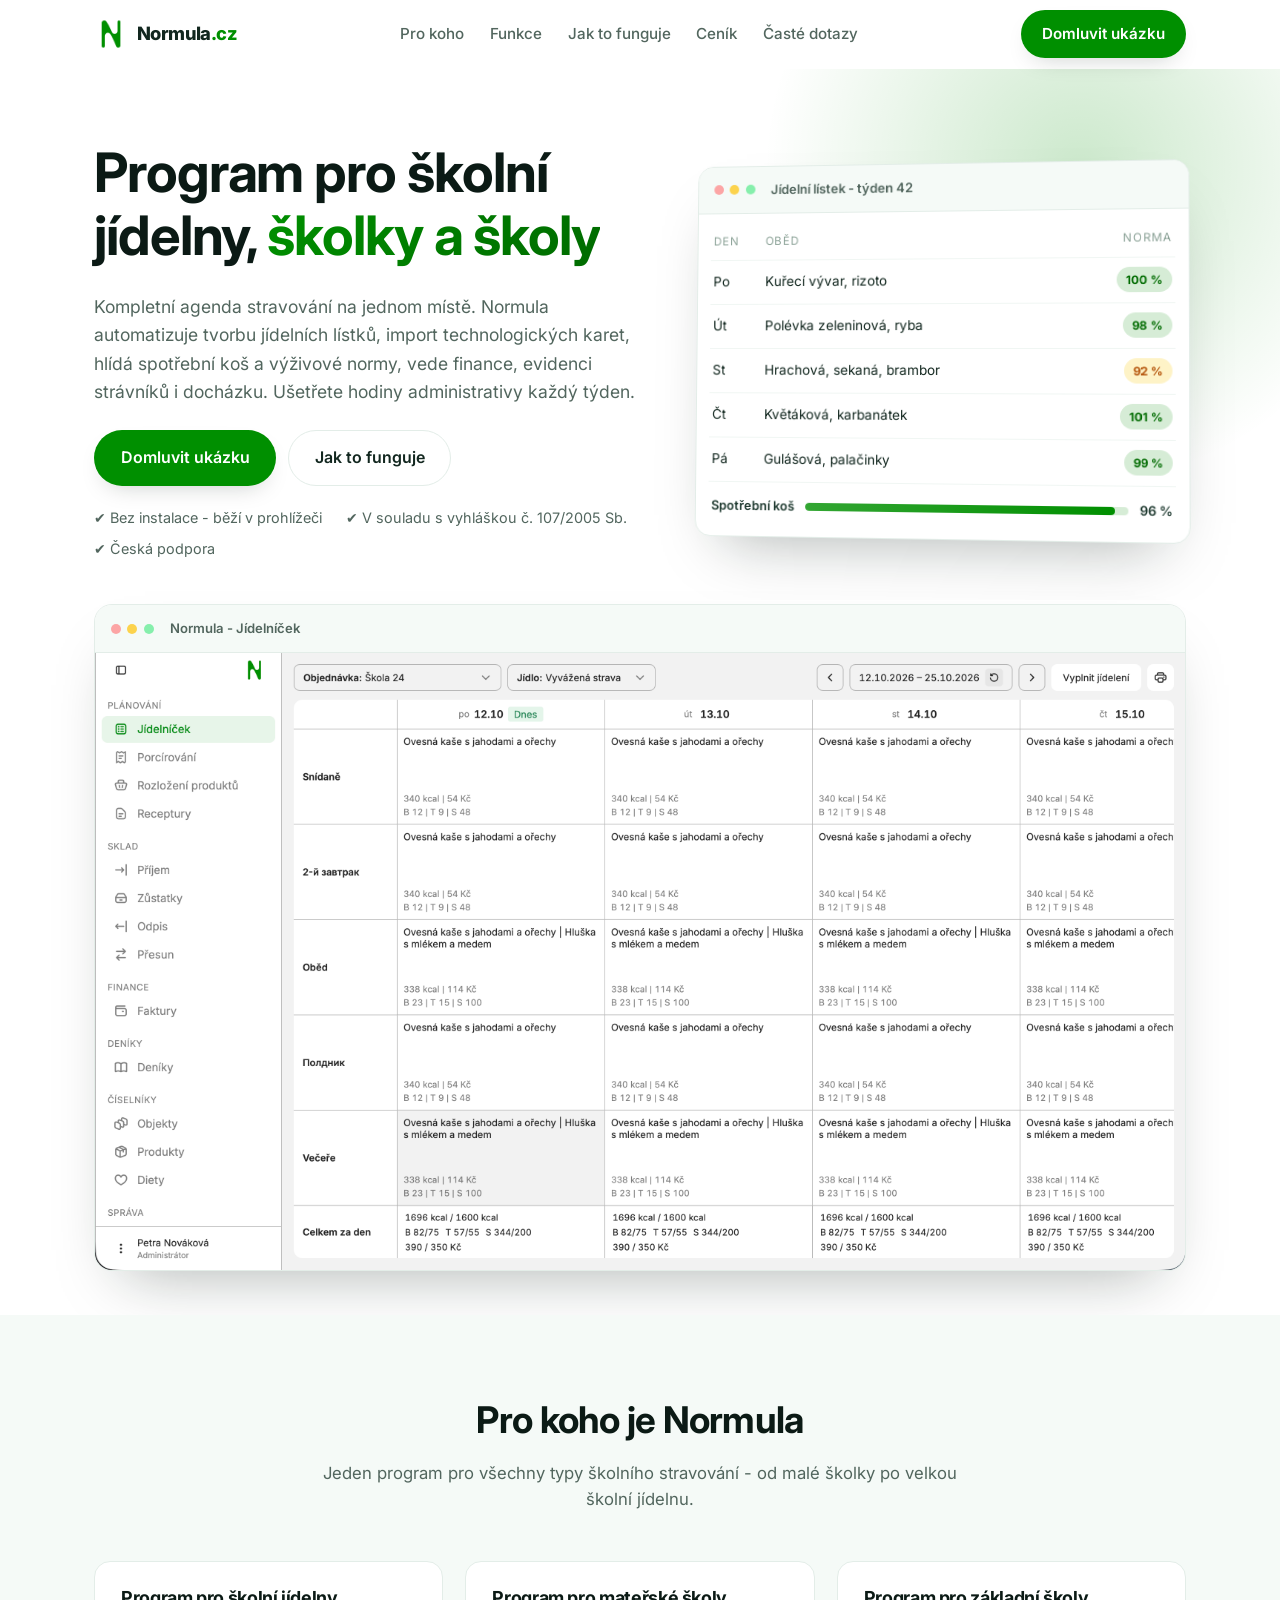
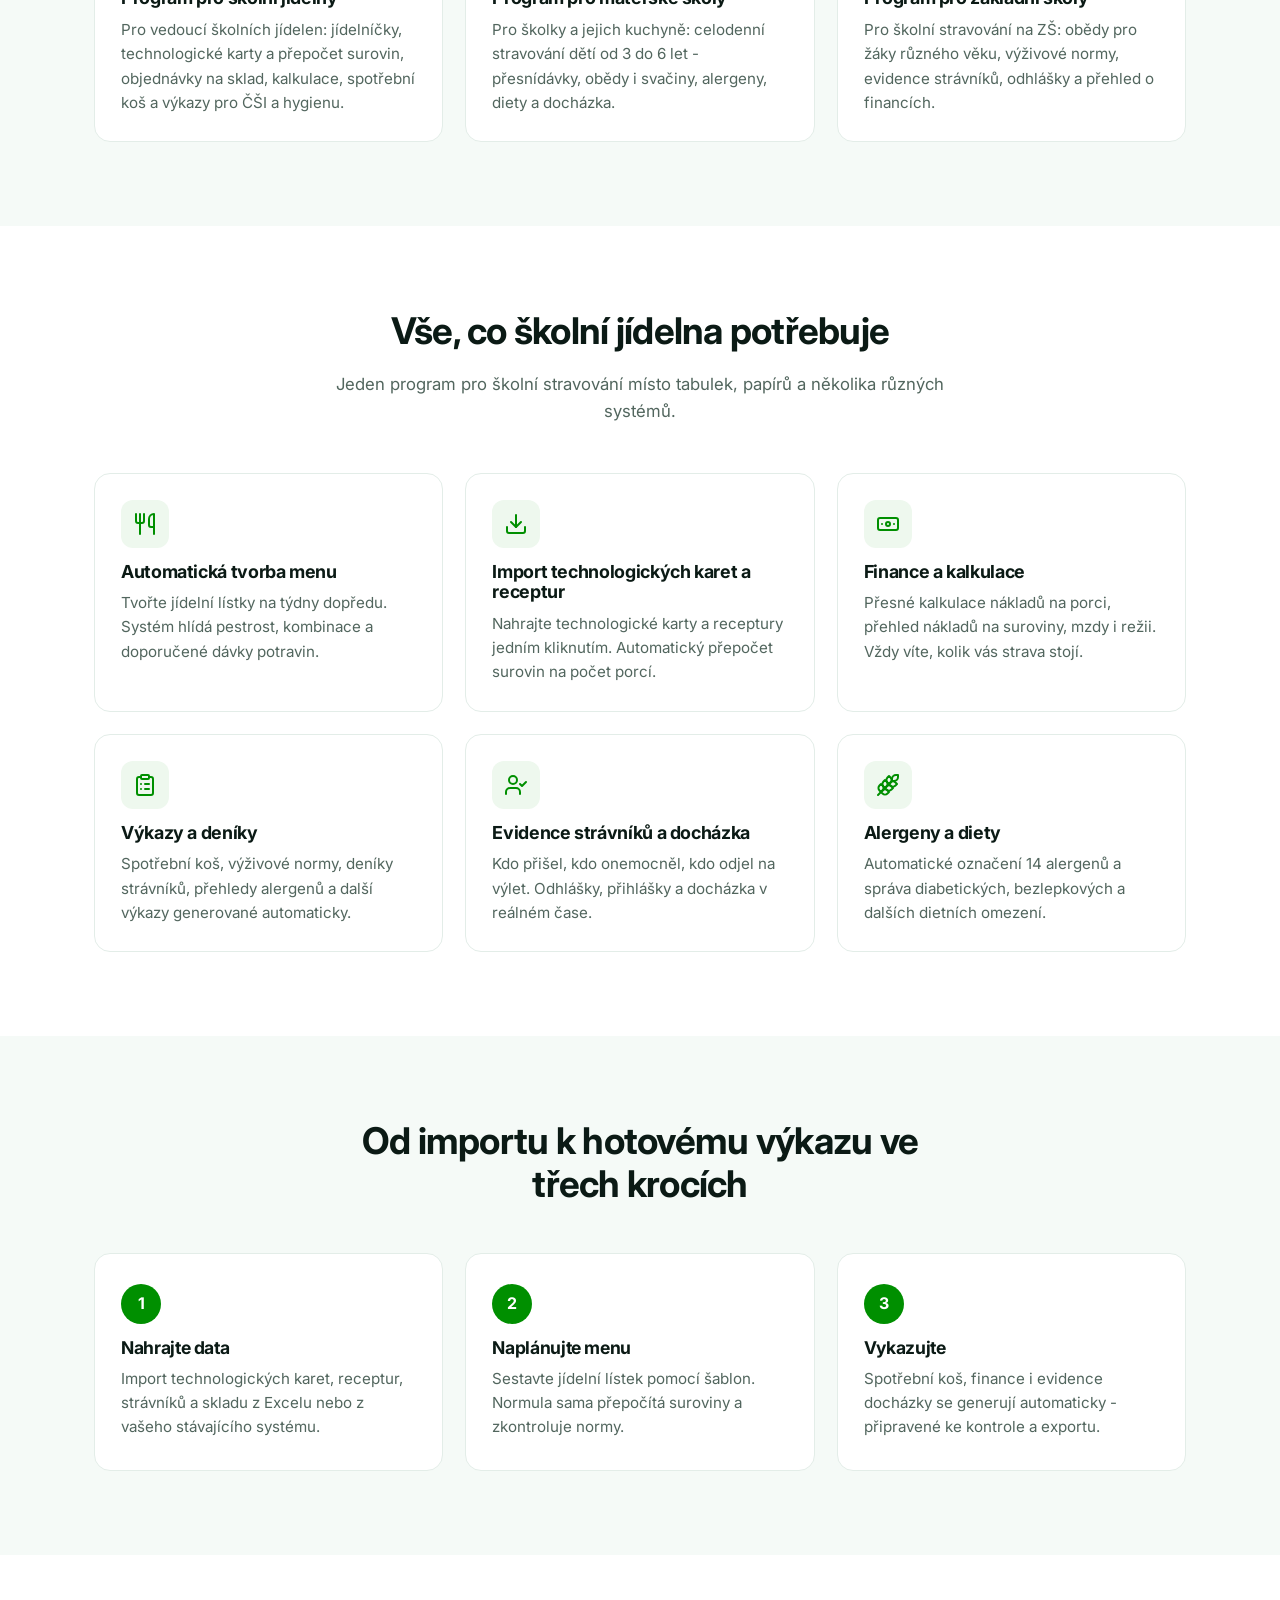
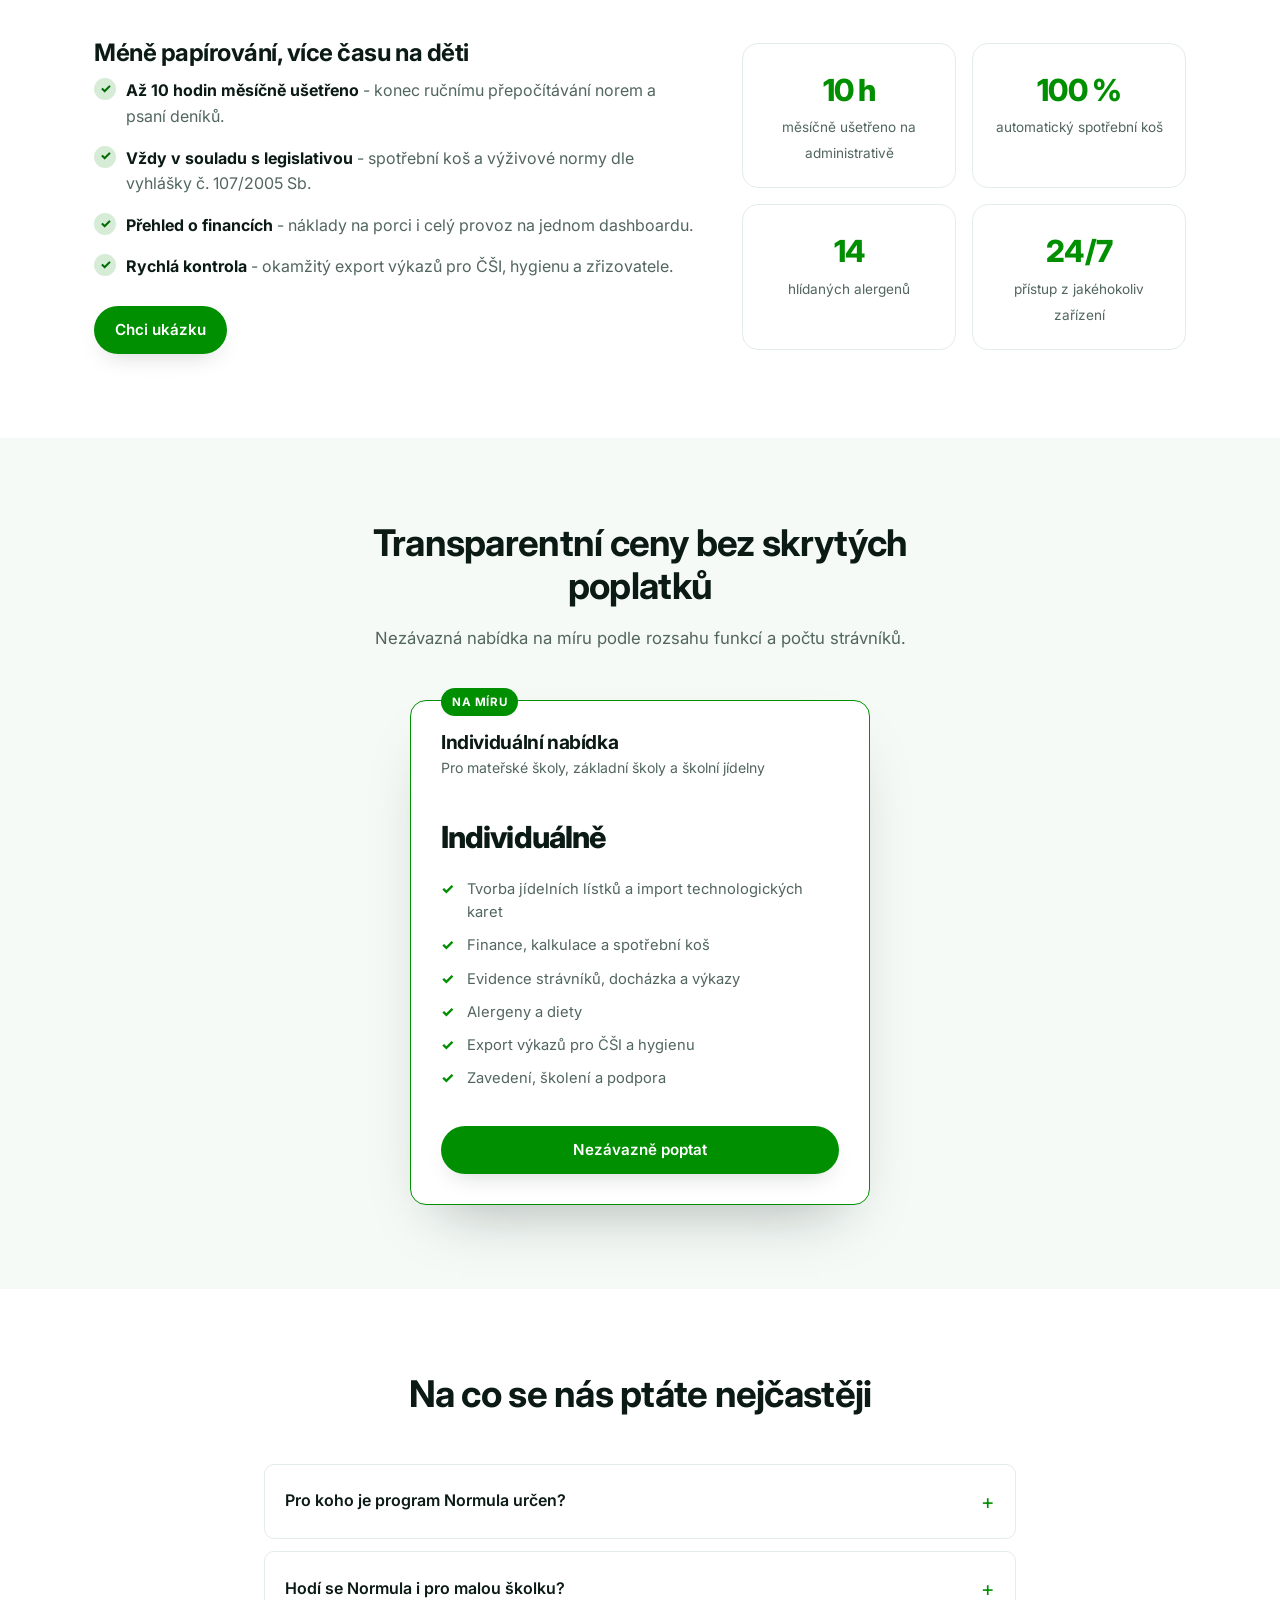
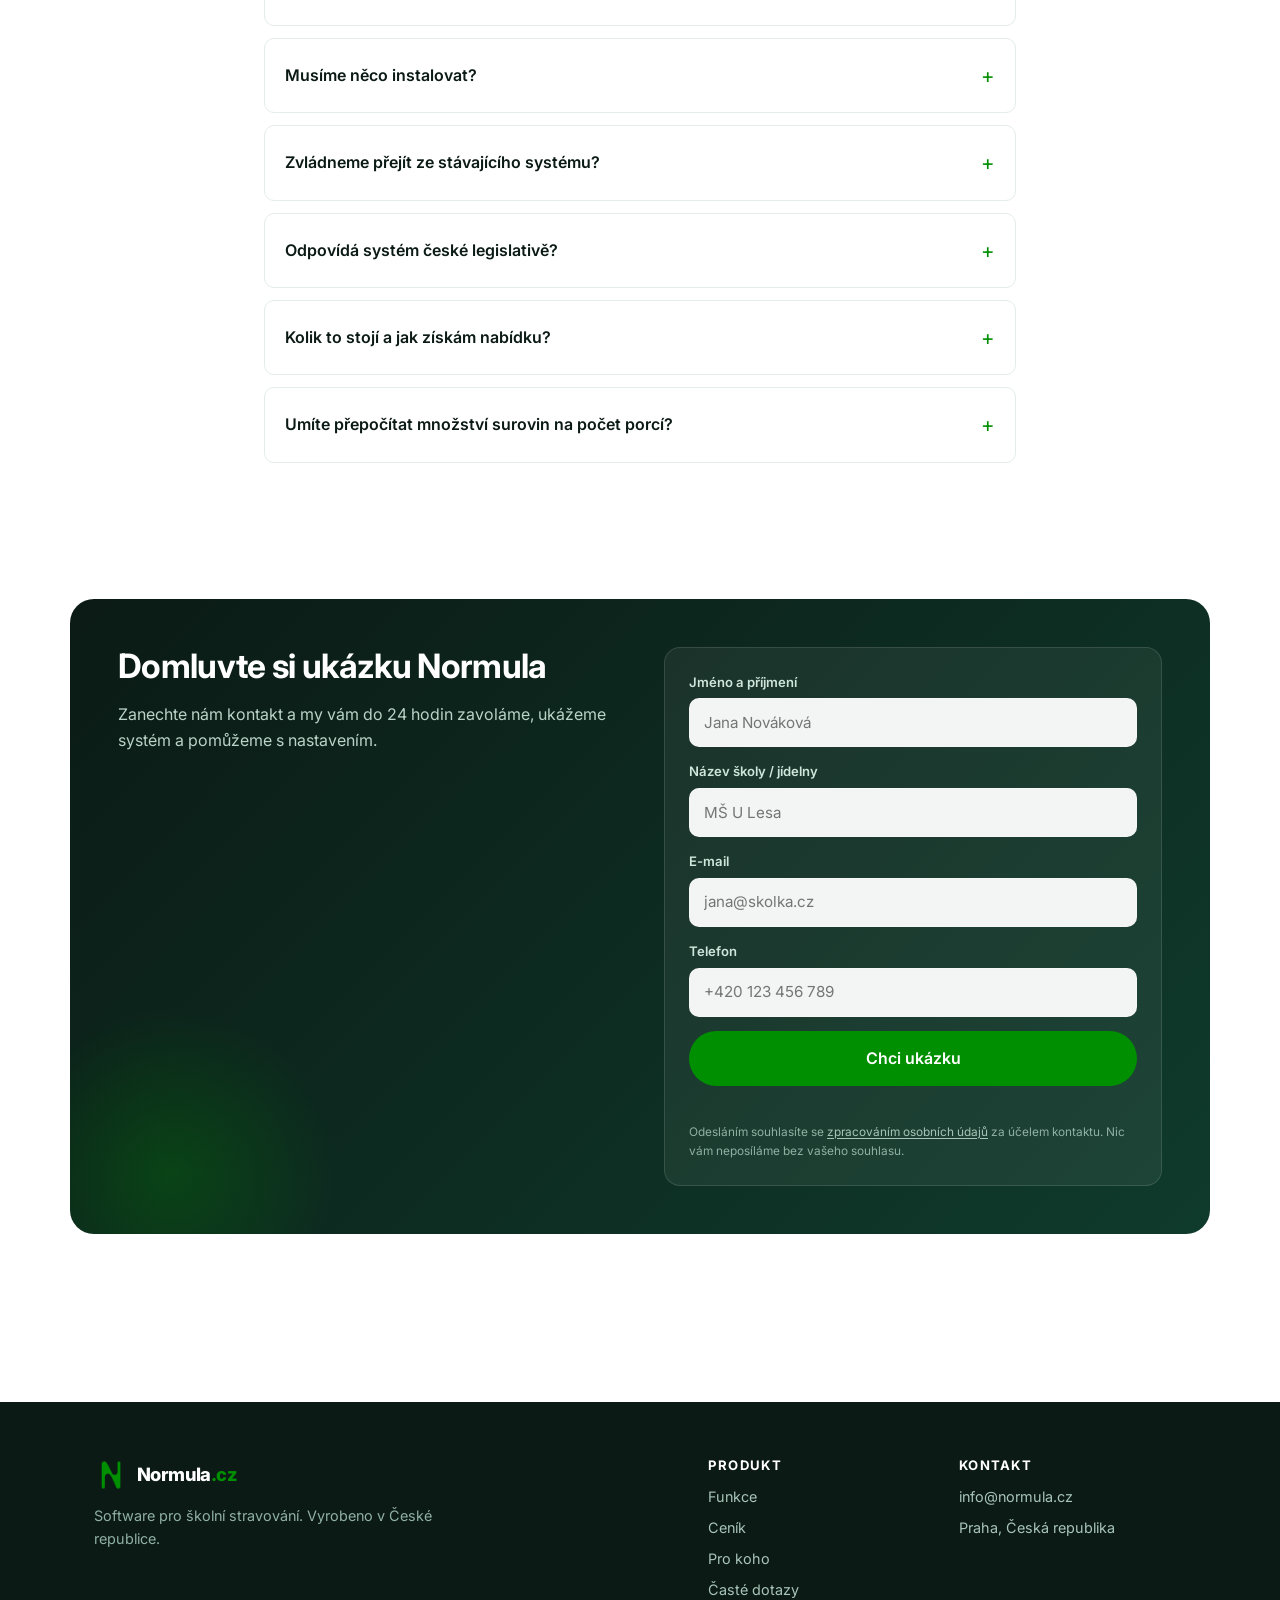
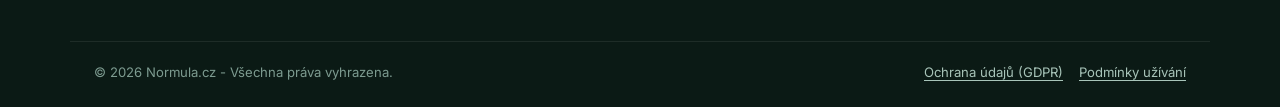
<file: index.html>
<!DOCTYPE html>
<html lang="cs">
<head>
  <meta charset="UTF-8" />
  <meta name="viewport" content="width=device-width, initial-scale=1.0" />
  <title>Program pro školní jídelny, školky a školy | Normula</title>
  <meta name="description" content="Program pro školní jídelny, mateřské a základní školy: jídelní lístky, technologické karty, spotřební koš, finance a evidence strávníků. Online, bez instalace." />
  <link rel="canonical" href="https://www.normula.cz/" />
  <meta name="robots" content="index, follow, max-image-preview:large" />
  <meta name="theme-color" content="#008f00" />
  <meta property="og:type" content="website" />
  <meta property="og:site_name" content="Normula.cz" />
  <meta property="og:locale" content="cs_CZ" />
  <meta property="og:url" content="https://www.normula.cz/" />
  <meta property="og:title" content="Program pro školní jídelny, školky a školy | Normula" />
  <meta property="og:description" content="Program pro školní jídelny, mateřské a základní školy: jídelní lístky, technologické karty, spotřební koš, finance a evidence strávníků. Online, bez instalace." />
  <meta property="og:image" content="https://www.normula.cz/Image.png" />
  <meta property="og:image:width" content="2940" />
  <meta property="og:image:height" content="1664" />
  <meta property="og:image:alt" content="Náhled aplikace Normula - plán jídel na týden" />
  <meta name="twitter:card" content="summary_large_image" />
  <meta name="twitter:title" content="Program pro školní jídelny, školky a školy | Normula" />
  <meta name="twitter:description" content="Program pro školní jídelny, mateřské a základní školy: jídelní lístky, technologické karty, spotřební koš, finance a evidence strávníků. Online, bez instalace." />
  <meta name="twitter:image" content="https://www.normula.cz/Image.png" />
  <script type="application/ld+json">
{
  "@context": "https://schema.org",
  "@graph": [
    {
      "@type": "Organization",
      "@id": "https://www.normula.cz/#organization",
      "name": "Normula.cz",
      "url": "https://www.normula.cz/",
      "logo": "https://www.normula.cz/web-app-manifest-512x512.png",
      "email": "info@normula.cz",
      "address": {
        "@type": "PostalAddress",
        "addressLocality": "Praha",
        "addressCountry": "CZ"
      }
    },
    {
      "@type": "WebSite",
      "@id": "https://www.normula.cz/#website",
      "name": "Normula.cz",
      "url": "https://www.normula.cz/",
      "inLanguage": "cs",
      "publisher": {
        "@id": "https://www.normula.cz/#organization"
      }
    },
    {
      "@type": "SoftwareApplication",
      "name": "Normula",
      "url": "https://www.normula.cz/",
      "applicationCategory": "BusinessApplication",
      "operatingSystem": "Web",
      "description": "Program pro školní jídelny, mateřské a základní školy: jídelní lístky, technologické karty, spotřební koš, finance a evidence strávníků. Online, bez instalace.",
      "inLanguage": "cs",
      "image": "https://www.normula.cz/Image.png",
      "featureList": [
        "Tvorba jídelních lístků",
        "Import technologických karet",
        "Spotřební koš a výživové normy dle vyhlášky č. 107/2005 Sb.",
        "Finance a kalkulace",
        "Evidence strávníků a docházka",
        "Alergeny a diety",
        "Export výkazů pro ČŠI a hygienu"
      ],
      "audience": {
        "@type": "Audience",
        "audienceType": "Školní jídelny, mateřské školy (školky) a základní školy"
      },
      "publisher": {
        "@id": "https://www.normula.cz/#organization"
      }
    },
    {
      "@type": "FAQPage",
      "mainEntity": [
        {
          "@type": "Question",
          "name": "Pro koho je program Normula určen?",
          "acceptedAnswer": {
            "@type": "Answer",
            "text": "Normula je program pro školní jídelny, mateřské školy (školky) a základní školy. Používají ho vedoucí školních jídelen, ředitelé a ředitelky škol i kuchaři, kteří chtějí mít celou agendu stravování na jednom místě."
          }
        },
        {
          "@type": "Question",
          "name": "Hodí se Normula i pro malou školku?",
          "acceptedAnswer": {
            "@type": "Answer",
            "text": "Ano. Normula běží v prohlížeči, nic se neinstaluje a cena se odvíjí od počtu strávníků. S nastavením a zaškolením vám pomůžeme."
          }
        },
        {
          "@type": "Question",
          "name": "Musíme něco instalovat?",
          "acceptedAnswer": {
            "@type": "Answer",
            "text": "Ne. Normula běží v prohlížeči na počítači, tabletu i telefonu. Stačí se přihlásit a máte přístup odkudkoliv."
          }
        },
        {
          "@type": "Question",
          "name": "Zvládneme přejít ze stávajícího systému?",
          "acceptedAnswer": {
            "@type": "Answer",
            "text": "Ano. Pomůžeme vám s importem technologických karet, receptur, strávníků i historie. Máme připravené šablony a naši podporu."
          }
        },
        {
          "@type": "Question",
          "name": "Odpovídá systém české legislativě?",
          "acceptedAnswer": {
            "@type": "Answer",
            "text": "Normula počítá spotřební koš a výživové normy podle vyhlášky č. 107/2005 Sb. a hlídá 14 povinně označovaných alergenů."
          }
        },
        {
          "@type": "Question",
          "name": "Kolik to stojí a jak získám nabídku?",
          "acceptedAnswer": {
            "@type": "Answer",
            "text": "Cena závisí na rozsahu funkcí a počtu strávníků. Nezávazně vám připravíme individuální nabídku na míru."
          }
        },
        {
          "@type": "Question",
          "name": "Umíte přepočítat množství surovin na počet porcí?",
          "acceptedAnswer": {
            "@type": "Answer",
            "text": "Ano. Z technologických karet Normula automaticky přepočítá suroviny na aktuální počet strávníků a vygeneruje objednávku na sklad."
          }
        }
      ]
    }
  ]
}
  </script>
  <link rel="preconnect" href="https://fonts.googleapis.com" />
  <link rel="preconnect" href="https://fonts.gstatic.com" crossorigin />
  <link href="https://fonts.googleapis.com/css2?family=Inter:wght@400;500;600;700;800&display=swap" rel="stylesheet" />
  <link rel="icon" href="favicon.ico?v=2" sizes="any" />
  <link rel="icon" type="image/svg+xml" href="favicon.svg?v=2" />
  <link rel="icon" type="image/png" href="favicon-96x96.png?v=2" sizes="96x96" />
  <link rel="apple-touch-icon" href="apple-touch-icon.png?v=2" />
  <link rel="manifest" href="site.webmanifest" />
  <meta name="apple-mobile-web-app-title" content="Normula" />
  <style>
:root {
  --green-50: #eef8ee;
  --green-100: #d6ecd6;
  --green-400: #33a633;
  --green-500: #008f00;
  --green-600: #008f00;
  --green-700: #006b00;
  --ink-900: #0b1a15;
  --ink-800: #12271f;
  --ink-700: #1f3a30;
  --slate-600: #52665e;
  --slate-400: #8aa196;
  --paper: #ffffff;
  --paper-alt: #f5faf7;
  --border: #e3ede8;
  --shadow-sm: 0 1px 2px rgba(11, 26, 21, .06), 0 1px 3px rgba(11, 26, 21, .05);
  --shadow-md: 0 10px 24px -12px rgba(11, 26, 21, .25);
  --shadow-lg: 0 30px 60px -30px rgba(11, 26, 21, .35);
  --radius: 16px;
  --radius-sm: 10px;
  --maxw: 1140px;
}

* { box-sizing: border-box; }

html { scroll-behavior: smooth; }

body {
  margin: 0;
  font-family: "Inter", -apple-system, BlinkMacSystemFont, "Segoe UI", Roboto, Helvetica, Arial, sans-serif;
  color: var(--ink-800);
  background: var(--paper);
  line-height: 1.6;
  -webkit-font-smoothing: antialiased;
}

h1, h2, h3, h4 { line-height: 1.15; margin: 0 0 .5em; letter-spacing: -0.02em; color: var(--ink-900); }
p { margin: 0 0 1em; }
a { color: inherit; text-decoration: none; }

.container {
  width: 100%;
  max-width: var(--maxw);
  margin: 0 auto;
  padding: 0 24px;
}
.container--narrow { max-width: 800px; }

.grad {
  background: linear-gradient(120deg, var(--green-500), var(--green-700));
  -webkit-background-clip: text;
  background-clip: text;
  color: transparent;
}

/* Buttons */
.btn {
  display: inline-flex;
  align-items: center;
  justify-content: center;
  gap: .5rem;
  border: 1px solid transparent;
  border-radius: 999px;
  padding: .7rem 1.25rem;
  font: inherit;
  font-weight: 600;
  font-size: .95rem;
  cursor: pointer;
  transition: transform .15s ease, background .2s ease, box-shadow .2s ease, border-color .2s ease;
  white-space: nowrap;
}
.btn:active { transform: translateY(1px); }
.btn--primary {
  background: var(--green-600);
  color: #fff;
  box-shadow: var(--shadow-md);
}
.btn--primary:hover { background: var(--green-700); }
.btn--outline {
  background: transparent;
  border-color: var(--border);
  color: var(--ink-800);
}
.btn--outline:hover { border-color: var(--green-500); color: var(--green-700); }
.btn--ghost { color: var(--ink-700); }
.btn--ghost:hover { color: var(--green-700); }
.btn--lg { padding: .9rem 1.6rem; font-size: 1rem; }
.btn--block { width: 100%; }

/* Nav */
.nav {
  position: sticky;
  top: 0;
  z-index: 50;
  background: rgba(255, 255, 255, .82);
  backdrop-filter: saturate(180%) blur(12px);
  border-bottom: 1px solid transparent;
  transition: border-color .2s ease, box-shadow .2s ease;
}
.nav.is-stuck { border-color: var(--border); box-shadow: var(--shadow-sm); }
.nav__inner {
  display: flex;
  align-items: center;
  justify-content: space-between;
  gap: 1rem;
  height: 68px;
}
.logo { display: inline-flex; align-items: center; gap: .55rem; font-weight: 800; font-size: 1.15rem; letter-spacing: -0.03em; }
.logo__img { display: block; width: 34px; height: 34px; object-fit: contain; }
.logo__text span { color: var(--green-600); }

.nav__links { display: flex; gap: 1.6rem; font-weight: 500; font-size: .95rem; }
.nav__links a { color: var(--slate-600); transition: color .15s ease; }
.nav__links a:hover { color: var(--green-700); }
.nav__actions { display: flex; align-items: center; gap: .5rem; }
.nav__toggle {
  display: none;
  flex-direction: column;
  gap: 4px;
  width: 40px; height: 40px;
  align-items: center;
  justify-content: center;
  background: transparent;
  border: 1px solid var(--border);
  border-radius: 10px;
  cursor: pointer;
}
.nav__toggle span { width: 18px; height: 2px; background: var(--ink-800); border-radius: 2px; }

/* Hero */
.hero { position: relative; overflow: hidden; padding: 72px 0 40px; }
.hero__glow {
  position: absolute;
  top: -260px; right: -160px;
  width: 720px; height: 720px;
  background: radial-gradient(circle at center, rgba(0,143,0,.20), transparent 62%);
  pointer-events: none;
}
.hero__inner {
  position: relative;
  display: grid;
  grid-template-columns: 1.05fr .95fr;
  gap: 48px;
  align-items: center;
}
.hero h1 { font-size: clamp(2.1rem, 4.6vw, 3.4rem); }
.lead { font-size: 1.1rem; color: var(--slate-600); max-width: 34em; }
.hero__cta { display: flex; flex-wrap: wrap; gap: .75rem; margin: 1.5rem 0 1.25rem; }
.hero__trust {
  list-style: none;
  padding: 0; margin: 0;
  display: flex; flex-wrap: wrap; gap: .5rem 1.5rem;
  font-size: .9rem; color: var(--slate-600);
}

/* Mock dashboard */
.hero__panel { perspective: 1200px; }
.mock {
  background: #fff;
  border: 1px solid var(--border);
  border-radius: var(--radius);
  box-shadow: var(--shadow-lg);
  overflow: hidden;
  transform: rotateY(-6deg) rotateX(2deg);
  transition: transform .4s ease;
}
.mock:hover { transform: rotateY(0) rotateX(0); }
.mock__bar {
  display: flex; align-items: center; gap: .4rem;
  padding: .8rem 1rem;
  background: var(--paper-alt);
  border-bottom: 1px solid var(--border);
}
.dot { width: 10px; height: 10px; border-radius: 50%; background: #d7e3dd; }
.dot:nth-child(1) { background: #fca5a5; }
.dot:nth-child(2) { background: #fcd34d; }
.dot:nth-child(3) { background: #86efac; }
.mock__title { margin-left: .6rem; font-size: .82rem; font-weight: 600; color: var(--slate-600); }
.mock__body { padding: .6rem .8rem 1rem; }
.mock__row {
  display: grid;
  grid-template-columns: 44px 1fr auto;
  align-items: center;
  gap: .6rem;
  padding: .6rem .2rem;
  border-bottom: 1px solid #f0f6f3;
  font-size: .85rem;
}
.mock__row--head { color: var(--slate-400); font-size: .72rem; text-transform: uppercase; letter-spacing: .08em; }
.badge {
  font-size: .72rem; font-weight: 700; padding: .2rem .55rem; border-radius: 999px;
}
.badge--ok { background: var(--green-100); color: var(--green-700); }
.badge--warn { background: #fef3c7; color: #b45309; }
.mock__foot {
  display: flex; align-items: center; gap: .7rem;
  padding: .9rem .2rem .2rem;
  font-size: .8rem; font-weight: 600; color: var(--ink-700);
}
.progress { flex: 1; height: 8px; background: var(--green-100); border-radius: 999px; overflow: hidden; }
.progress i { display: block; height: 100%; background: linear-gradient(90deg, var(--green-400), var(--green-600)); border-radius: 999px; }

/* App screenshot showcase */
.showcase { padding: 4px 0 44px; }
.showcase__frame {
  margin: 0;
  background: var(--paper);
  border: 1px solid var(--border);
  border-radius: 18px;
  box-shadow: var(--shadow-lg);
  overflow: hidden;
}
.showcase__scroll { overflow-x: auto; }
.showcase__scroll::-webkit-scrollbar { height: 10px; }
.showcase__scroll::-webkit-scrollbar-track { background: var(--paper); }
.showcase__scroll::-webkit-scrollbar-thumb { background: #cfdcd6; border: 3px solid var(--paper); border-radius: 999px; }

.showcase__img {
  display: block; width: 100%; min-width: 900px; height: auto;
}

/* Sections */
.section { padding: 84px 0; }
.section--alt { background: var(--paper-alt); }
.section__head { max-width: 640px; margin: 0 auto 48px; text-align: center; }
.section__head h2 { font-size: clamp(1.6rem, 3vw, 2.3rem); }
.section__head .sub { color: var(--slate-600); font-size: 1.05rem; }

.grid { display: grid; gap: 22px; }
.grid--cards { grid-template-columns: repeat(3, 1fr); }
.grid--pricing { grid-template-columns: repeat(3, 1fr); align-items: start; }

.card {
  background: #fff;
  border: 1px solid var(--border);
  border-radius: var(--radius);
  padding: 26px;
}
.card__icon {
  display: grid; place-items: center;
  width: 48px; height: 48px; border-radius: 12px;
  background: var(--green-50); margin-bottom: 14px;
}
.card__icon svg { width: 24px; height: 24px; color: var(--green-600); }
.card h3 { font-size: 1.12rem; }
.card p { color: var(--slate-600); font-size: .95rem; margin: 0; }

/* Steps */
.steps {
  list-style: none; padding: 0; margin: 0;
  display: grid; grid-template-columns: repeat(3, 1fr); gap: 22px;
  counter-reset: step;
}
.step {
  background: #fff; border: 1px solid var(--border); border-radius: var(--radius);
  padding: 30px 26px; position: relative;
}
.step__num {
  display: grid; place-items: center;
  width: 40px; height: 40px; border-radius: 50%;
  background: var(--green-600); color: #fff; font-weight: 700;
  margin-bottom: 14px;
}
.step h3 { font-size: 1.1rem; }
.step p { color: var(--slate-600); font-size: .95rem; margin: 0; }

/* Benefits */
.benefits { display: grid; grid-template-columns: 1.15fr .85fr; gap: 48px; align-items: center; }
.checklist { list-style: none; padding: 0; margin: 0 0 1.6rem; }
.checklist li { position: relative; padding-left: 2rem; margin-bottom: 1rem; color: var(--slate-600); }
.checklist li strong { color: var(--ink-900); }
.checklist li::before {
  content: "✓";
  position: absolute; left: 0; top: 0;
  display: grid; place-items: center;
  width: 22px; height: 22px; border-radius: 50%;
  background: var(--green-100); color: var(--green-700);
  font-size: .8rem; font-weight: 800;
}
.benefits__stats { display: grid; grid-template-columns: 1fr 1fr; gap: 16px; }
.stat {
  background: #fff; border: 1px solid var(--border); border-radius: var(--radius);
  padding: 22px; text-align: center;
}
.stat__num { display: block; font-size: 1.9rem; font-weight: 800; color: var(--green-600); letter-spacing: -0.03em; }
.stat__label { font-size: .85rem; color: var(--slate-600); }

/* Pricing */
.price {
  background: #fff; border: 1px solid var(--border); border-radius: var(--radius);
  padding: 30px; position: relative; display: flex; flex-direction: column;
}
.price--featured { border-color: var(--green-500); box-shadow: var(--shadow-lg); }
.price__tag {
  position: absolute; top: -13px; left: 30px;
  background: var(--green-600); color: #fff;
  font-size: .72rem; font-weight: 700; letter-spacing: .05em;
  padding: .3rem .7rem; border-radius: 999px; text-transform: uppercase;
}
.price h3 { font-size: 1.2rem; margin-bottom: .25rem; }
.price__for { font-size: .88rem; color: var(--slate-600); min-height: 2.4em; }
.price__amount { font-size: 1.9rem; font-weight: 800; color: var(--ink-900); margin: .5rem 0 1rem; letter-spacing: -0.03em; }
.price__amount small { font-size: .9rem; font-weight: 500; color: var(--slate-400); }
.price ul { list-style: none; padding: 0; margin: 0 0 1.6rem; }
.price ul li { position: relative; padding-left: 1.6rem; margin-bottom: .6rem; font-size: .92rem; color: var(--slate-600); }
.price ul li::before { content: "✓"; position: absolute; left: 0; color: var(--green-600); font-weight: 800; }
.price .btn { margin-top: auto; }
.pricing-single { max-width: 460px; margin: 0 auto; }

/* FAQ */
.faq details {
  background: #fff; border: 1px solid var(--border); border-radius: var(--radius-sm);
  padding: 4px 20px; margin-bottom: 12px; transition: border-color .2s ease;
}
.faq details[open] { border-color: var(--green-400); }
.faq summary {
  cursor: pointer; font-weight: 600; padding: 16px 0; color: var(--ink-900);
  list-style: none; display: flex; justify-content: space-between; align-items: center; gap: 1rem;
}
.faq summary::-webkit-details-marker { display: none; }
.faq summary::after { content: "+"; font-size: 1.3rem; color: var(--green-600); font-weight: 400; }
.faq details[open] summary::after { content: "-"; }
.faq p { color: var(--slate-600); margin: 0 0 16px; padding-right: 2rem; }

/* CTA */
.cta { padding-top: 40px; }
.cta__box {
  display: grid; grid-template-columns: 1fr 1fr; gap: 48px;
  background: linear-gradient(135deg, var(--ink-900), #0f3b2c);
  color: #eaf5f0; border-radius: 24px; padding: 48px; position: relative; overflow: hidden;
}
.cta__box::after {
  content: ""; position: absolute; bottom: -120px; left: -80px;
  width: 360px; height: 360px; border-radius: 50%;
  background: radial-gradient(circle, rgba(0,143,0,.28), transparent 65%);
}
.cta__text { position: relative; z-index: 1; }
.cta__text h2 { color: #fff; font-size: clamp(1.5rem, 3vw, 2.1rem); }
.cta__text p { color: #b9d3c8; }

.cta__form { position: relative; z-index: 1; background: rgba(255,255,255,.06); border: 1px solid rgba(255,255,255,.12); border-radius: var(--radius); padding: 24px; }
.cta__form .btn { box-shadow: none; border: none; outline: none; }
.field { margin-bottom: 14px; }
.field label { display: block; font-size: .82rem; font-weight: 600; margin-bottom: .35rem; color: #cfe6dc; }
.field input {
  width: 100%; padding: .72rem .9rem; border-radius: 10px;
  border: 1px solid rgba(255,255,255,.18);
  background: rgba(255,255,255,.95); color: var(--ink-900); font: inherit; font-size: .95rem;
  transition: border-color .15s ease, box-shadow .15s ease;
}
.field input:focus { outline: none; border-color: var(--green-400); box-shadow: 0 0 0 3px rgba(0,143,0,.25); }
.field input.is-invalid { border-color: #fca5a5; box-shadow: 0 0 0 3px rgba(252,165,165,.25); }
.form__note { font-size: .9rem; font-weight: 600; margin: .75rem 0 0; min-height: 1.2em; }
.form__note.is-ok { color: #86efac; }
.form__note.is-err { color: #fca5a5; }
.form__legal { font-size: .74rem; color: #90b0a4; margin: .5rem 0 0; }
.form__legal a { color: #a8c4b9; text-decoration: underline; text-underline-offset: 2px; }
.form__legal a:hover { color: var(--green-400); }

/* Footer */
.footer { background: var(--ink-900); color: #c6d8d0; padding: 56px 0 24px; margin-top: 84px; }
.footer__inner { display: grid; grid-template-columns: 1.2fr 1fr; gap: 40px; padding-bottom: 32px; border-bottom: 1px solid rgba(255,255,255,.08); }
.footer .logo { color: #fff; margin-bottom: .75rem; }
.footer__brand p { color: #90b0a4; font-size: .9rem; max-width: 28em; }
.footer__cols { display: grid; grid-template-columns: 1fr 1fr; gap: 24px; }
.footer__cols h4 { color: #fff; font-size: .82rem; text-transform: uppercase; letter-spacing: .1em; margin-bottom: .75rem; }
.footer__cols a, .footer__cols span { display: block; color: #a8c4b9; font-size: .9rem; margin-bottom: .5rem; }
.footer__cols a:hover { color: var(--green-400); }
.footer__bottom { display: flex; justify-content: space-between; flex-wrap: wrap; gap: .5rem; padding-top: 20px; font-size: .82rem; color: #7d9b90; }
.footer__bottom a { color: #a8c4b9; text-decoration: underline; text-underline-offset: 3px; }
.footer__bottom a:hover { color: var(--green-400); }
.footer__legal { display: flex; flex-wrap: wrap; gap: .35rem 1rem; }

/* Animations */
.reveal { opacity: 0; transform: translateY(18px); transition: opacity .6s ease, transform .6s ease; }
.reveal.is-visible { opacity: 1; transform: none; }

/* Responsive */
@media (max-width: 960px) {
  .hero__inner { grid-template-columns: 1fr; }
  .hero__panel { max-width: 520px; }
  .grid--cards, .grid--pricing, .steps { grid-template-columns: 1fr 1fr; }
  .benefits { grid-template-columns: 1fr; }
  .cta__box { grid-template-columns: 1fr; padding: 32px; }
  .footer__inner { grid-template-columns: 1fr; }
}
@media (max-width: 720px) {
  .nav__links, .nav__actions { display: none; }
  .nav__toggle { display: flex; }
  .nav.is-open .nav__links {
    display: flex; flex-direction: column; gap: .25rem;
    position: absolute; top: 68px; left: 0; right: 0;
    background: #fff; border-bottom: 1px solid var(--border);
    padding: 16px 24px; box-shadow: var(--shadow-md);
  }
  .nav.is-open .nav__links a { padding: .6rem 0; }
  .grid--cards, .grid--pricing, .steps { grid-template-columns: 1fr; }
  .benefits__stats { grid-template-columns: 1fr 1fr; }
  .section { padding: 60px 0; }
  .mock { transform: none; }
}

@media (prefers-reduced-motion: reduce) {
  html { scroll-behavior: auto; }
  .reveal { opacity: 1; transform: none; transition: none; }
  .mock { transform: none; }
}
  </style>
</head>
<body>
  <header class="nav" id="nav">
    <div class="container nav__inner">
      <a class="logo" href="#top" aria-label="Normula.cz">
        <img class="logo__img" src="icon.png" width="32" height="32" alt="" />
        <span class="logo__text">Normula<span>.cz</span></span>
      </a>

      <nav class="nav__links" aria-label="Hlavní navigace">
        <a href="#pro-koho">Pro koho</a>
        <a href="#funkce">Funkce</a>
        <a href="#jak-to-funguje">Jak to funguje</a>
        <a href="#cenik">Ceník</a>
        <a href="#faq">Časté dotazy</a>
      </nav>

      <div class="nav__actions">
        <a class="btn btn--primary" href="#kontakt">Domluvit ukázku</a>
      </div>

      <button class="nav__toggle" id="navToggle" aria-label="Otevřít menu" aria-expanded="false">
        <span></span><span></span><span></span>
      </button>
    </div>
  </header>

  <main id="top">
    <!-- HERO -->
    <section class="hero">
      <div class="hero__glow" aria-hidden="true"></div>
      <div class="container hero__inner">
        <div class="hero__content">
          <h1>Program pro školní jídelny, <span class="grad">školky a školy</span></h1>
          <p class="lead">
            Kompletní agenda stravování na jednom místě. Normula automatizuje tvorbu jídelních lístků,
            import technologických karet, hlídá spotřební koš a výživové normy, vede finance,
            evidenci strávníků i docházku.
            Ušetřete hodiny administrativy každý týden.
          </p>
          <div class="hero__cta">
            <a class="btn btn--primary btn--lg" href="#kontakt">Domluvit ukázku</a>
            <a class="btn btn--outline btn--lg" href="#jak-to-funguje">Jak to funguje</a>
          </div>
          <ul class="hero__trust">
            <li>✔ Bez instalace - běží v prohlížeči</li>
            <li>✔ V souladu s vyhláškou č. 107/2005 Sb.</li>
            <li>✔ Česká podpora</li>
          </ul>
        </div>

        <div class="hero__panel" aria-hidden="true">
          <div class="mock">
            <div class="mock__bar">
              <span class="dot"></span><span class="dot"></span><span class="dot"></span>
              <span class="mock__title">Jídelní lístek - týden 42</span>
            </div>
            <div class="mock__body">
              <div class="mock__row mock__row--head">
                <span>Den</span><span>Oběd</span><span>Norma</span>
              </div>
              <div class="mock__row">
                <span>Po</span><span>Kuřecí vývar, rizoto</span><span class="badge badge--ok">100 %</span>
              </div>
              <div class="mock__row">
                <span>Út</span><span>Polévka zeleninová, ryba</span><span class="badge badge--ok">98 %</span>
              </div>
              <div class="mock__row">
                <span>St</span><span>Hrachová, sekaná, brambor</span><span class="badge badge--warn">92 %</span>
              </div>
              <div class="mock__row">
                <span>Čt</span><span>Květáková, karbanátek</span><span class="badge badge--ok">101 %</span>
              </div>
              <div class="mock__row">
                <span>Pá</span><span>Gulášová, palačinky</span><span class="badge badge--ok">99 %</span>
              </div>
              <div class="mock__foot">
                <span>Spotřební koš</span>
                <div class="progress"><i style="width: 96%"></i></div>
                <span>96 %</span>
              </div>
            </div>
          </div>
        </div>
      </div>
    </section>

    <!-- APP SHOWCASE -->
    <section class="showcase" aria-label="Náhled aplikace Normula - Jídelníček">
      <div class="container">
        <div class="showcase__frame">
          <div class="mock__bar" aria-hidden="true">
            <span class="dot"></span><span class="dot"></span><span class="dot"></span>
            <span class="mock__title">Normula - Jídelníček</span>
          </div>

          <div class="showcase__scroll">
            <img class="showcase__img" src="Image.png" width="2940" height="1664" loading="lazy" decoding="async" alt="Náhled obrazovky Jídelníček v aplikaci Normula - plán jídel na týden">
          </div>
        </div>
      </div>
    </section>

    <!-- AUDIENCES -->
    <section class="section section--alt" id="pro-koho">
      <div class="container">
        <div class="section__head">
          <h2>Pro koho je Normula</h2>
          <p class="sub">Jeden program pro všechny typy školního stravování - od malé školky po velkou školní jídelnu.</p>
        </div>

        <div class="grid grid--cards">
          <article class="card">
            <h3>Program pro školní jídelny</h3>
            <p>Pro vedoucí školních jídelen: jídelníčky, technologické karty a přepočet surovin, objednávky na sklad, kalkulace, spotřební koš a výkazy pro ČŠI a hygienu.</p>
          </article>

          <article class="card">
            <h3>Program pro mateřské školy</h3>
            <p>Pro školky a jejich kuchyně: celodenní stravování dětí od 3 do 6 let - přesnídávky, obědy i svačiny, alergeny, diety a docházka.</p>
          </article>

          <article class="card">
            <h3>Program pro základní školy</h3>
            <p>Pro školní stravování na ZŠ: obědy pro žáky různého věku, výživové normy, evidence strávníků, odhlášky a přehled o financích.</p>
          </article>
        </div>
      </div>
    </section>

    <!-- FEATURES -->
    <section class="section" id="funkce">
      <div class="container">
        <div class="section__head">
          <h2>Vše, co školní jídelna potřebuje</h2>
          <p class="sub">Jeden program pro školní stravování místo tabulek, papírů a několika různých systémů.</p>
        </div>

        <div class="grid grid--cards">
          <article class="card">
            <div class="card__icon"><svg viewBox="0 0 24 24" width="24" height="24" fill="none" stroke="currentColor" stroke-width="2" stroke-linecap="round" stroke-linejoin="round" aria-hidden="true"><path d="M3 2v7c0 1.1.9 2 2 2h4a2 2 0 0 0 2-2V2"/><path d="M7 2v20"/><path d="M21 15V2a5 5 0 0 0-5 5v6c0 1.1.9 2 2 2h3Zm0 0v7"/></svg></div>
            <h3>Automatická tvorba menu</h3>
            <p>Tvořte jídelní lístky na týdny dopředu. Systém hlídá pestrost, kombinace a doporučené dávky potravin.</p>
          </article>

          <article class="card">
            <div class="card__icon"><svg viewBox="0 0 24 24" width="24" height="24" fill="none" stroke="currentColor" stroke-width="2" stroke-linecap="round" stroke-linejoin="round" aria-hidden="true"><path d="M21 15v4a2 2 0 0 1-2 2H5a2 2 0 0 1-2-2v-4"/><polyline points="7 10 12 15 17 10"/><line x1="12" y1="15" x2="12" y2="3"/></svg></div>
            <h3>Import technologických karet a receptur</h3>
            <p>Nahrajte technologické karty a receptury jedním kliknutím. Automatický přepočet surovin na počet porcí.</p>
          </article>

          <article class="card">
            <div class="card__icon"><svg viewBox="0 0 24 24" width="24" height="24" fill="none" stroke="currentColor" stroke-width="2" stroke-linecap="round" stroke-linejoin="round" aria-hidden="true"><rect width="20" height="12" x="2" y="6" rx="2"/><circle cx="12" cy="12" r="2"/><path d="M6 12h.01M18 12h.01"/></svg></div>
            <h3>Finance a kalkulace</h3>
            <p>Přesné kalkulace nákladů na porci, přehled nákladů na suroviny, mzdy i režii. Vždy víte, kolik vás strava stojí.</p>
          </article>

          <article class="card">
            <div class="card__icon"><svg viewBox="0 0 24 24" width="24" height="24" fill="none" stroke="currentColor" stroke-width="2" stroke-linecap="round" stroke-linejoin="round" aria-hidden="true"><rect width="8" height="4" x="8" y="2" rx="1" ry="1"/><path d="M16 4h2a2 2 0 0 1 2 2v14a2 2 0 0 1-2 2H6a2 2 0 0 1-2-2V6a2 2 0 0 1 2-2h2"/><path d="M12 11h4"/><path d="M12 16h4"/><path d="M8 11h.01"/><path d="M8 16h.01"/></svg></div>
            <h3>Výkazy a deníky</h3>
            <p>Spotřební koš, výživové normy, deníky strávníků, přehledy alergenů a další výkazy generované automaticky.</p>
          </article>

          <article class="card">
            <div class="card__icon"><svg viewBox="0 0 24 24" width="24" height="24" fill="none" stroke="currentColor" stroke-width="2" stroke-linecap="round" stroke-linejoin="round" aria-hidden="true"><path d="M16 21v-2a4 4 0 0 0-4-4H6a4 4 0 0 0-4 4v2"/><circle cx="9" cy="7" r="4"/><polyline points="16 11 18 13 22 9"/></svg></div>
            <h3>Evidence strávníků a docházka</h3>
            <p>Kdo přišel, kdo onemocněl, kdo odjel na výlet. Odhlášky, přihlášky a docházka v reálném čase.</p>
          </article>

          <article class="card">
            <div class="card__icon"><svg viewBox="0 0 24 24" width="24" height="24" fill="none" stroke="currentColor" stroke-width="2" stroke-linecap="round" stroke-linejoin="round" aria-hidden="true"><path d="M2 22 16 8"/><path d="M3.47 12.53 5 11l1.53 1.53a3.5 3.5 0 0 1 0 4.94L5 19l-1.53-1.53a3.5 3.5 0 0 1 0-4.94Z"/><path d="M7.47 8.53 9 7l1.53 1.53a3.5 3.5 0 0 1 0 4.94L9 15l-1.53-1.53a3.5 3.5 0 0 1 0-4.94Z"/><path d="M11.47 4.53 13 3l1.53 1.53a3.5 3.5 0 0 1 0 4.94L13 11l-1.53-1.53a3.5 3.5 0 0 1 0-4.94Z"/><path d="M20 2h2v2a4 4 0 0 1-4 4h-2V6a4 4 0 0 1 4-4Z"/><path d="M11.47 17.47 13 19l-1.53 1.53a3.5 3.5 0 0 1-4.94 0L5 19l1.53-1.53a3.5 3.5 0 0 1 4.94 0Z"/><path d="M15.47 13.47 17 15l-1.53 1.53a3.5 3.5 0 0 1-4.94 0L9 15l1.53-1.53a3.5 3.5 0 0 1 4.94 0Z"/><path d="M19.47 9.47 21 11l-1.53 1.53a3.5 3.5 0 0 1-4.94 0L13 11l1.53-1.53a3.5 3.5 0 0 1 4.94 0Z"/></svg></div>
            <h3>Alergeny a diety</h3>
            <p>Automatické označení 14 alergenů a správa diabetických, bezlepkových a dalších dietních omezení.</p>
          </article>
        </div>
      </div>
    </section>

    <!-- HOW IT WORKS -->
    <section class="section section--alt" id="jak-to-funguje">
      <div class="container">
        <div class="section__head">
          <h2>Od importu k hotovému výkazu ve třech krocích</h2>
        </div>

        <ol class="steps">
          <li class="step">
            <span class="step__num">1</span>
            <h3>Nahrajte data</h3>
            <p>Import technologických karet, receptur, strávníků a skladu z Excelu nebo z vašeho stávajícího systému.</p>
          </li>
          <li class="step">
            <span class="step__num">2</span>
            <h3>Naplánujte menu</h3>
            <p>Sestavte jídelní lístek pomocí šablon. Normula sama přepočítá suroviny a zkontroluje normy.</p>
          </li>
          <li class="step">
            <span class="step__num">3</span>
            <h3>Vykazujte</h3>
            <p>Spotřební koš, finance i evidence docházky se generují automaticky - připravené ke kontrole a exportu.</p>
          </li>
        </ol>
      </div>
    </section>

    <!-- BENEFITS -->
    <section class="section">
      <div class="container benefits">
        <div class="benefits__text">
          <h2>Méně papírování, více času na děti</h2>
          <ul class="checklist">
            <li><strong>Až 10 hodin měsíčně ušetřeno</strong> - konec ručnímu přepočítávání norem a psaní deníků.</li>
            <li><strong>Vždy v souladu s legislativou</strong> - spotřební koš a výživové normy dle vyhlášky č. 107/2005 Sb.</li>
            <li><strong>Přehled o financích</strong> - náklady na porci i celý provoz na jednom dashboardu.</li>
            <li><strong>Rychlá kontrola</strong> - okamžitý export výkazů pro ČŠI, hygienu a zřizovatele.</li>
          </ul>
          <a class="btn btn--primary" href="#kontakt">Chci ukázku</a>
        </div>
        <div class="benefits__stats">
          <div class="stat"><span class="stat__num">10 h</span><span class="stat__label">měsíčně ušetřeno na administrativě</span></div>
          <div class="stat"><span class="stat__num">100 %</span><span class="stat__label">automatický spotřební koš</span></div>
          <div class="stat"><span class="stat__num">14</span><span class="stat__label">hlídaných alergenů</span></div>
          <div class="stat"><span class="stat__num">24/7</span><span class="stat__label">přístup z jakéhokoliv zařízení</span></div>
        </div>
      </div>
    </section>

    <!-- PRICING -->
    <section class="section section--alt" id="cenik">
      <div class="container">
        <div class="section__head">
          <h2>Transparentní ceny bez skrytých poplatků</h2>
          <p class="sub">Nezávazná nabídka na míru podle rozsahu funkcí a počtu strávníků.</p>
        </div>

        <div class="pricing-single">
          <article class="price price--featured">
            <span class="price__tag">Na míru</span>
            <h3>Individuální nabídka</h3>
            <p class="price__for">Pro mateřské školy, základní školy a školní jídelny</p>
            <div class="price__amount"><span>Individuálně</span></div>
            <ul>
              <li>Tvorba jídelních lístků a import technologických karet</li>
              <li>Finance, kalkulace a spotřební koš</li>
              <li>Evidence strávníků, docházka a výkazy</li>
              <li>Alergeny a diety</li>
              <li>Export výkazů pro ČŠI a hygienu</li>
              <li>Zavedení, školení a podpora</li>
            </ul>
            <a class="btn btn--primary btn--block" href="#kontakt">Nezávazně poptat</a>
          </article>
        </div>
      </div>
    </section>

    <!-- FAQ -->
    <section class="section" id="faq">
      <div class="container container--narrow">
        <div class="section__head">
          <h2>Na co se nás ptáte nejčastěji</h2>
        </div>

        <div class="faq">
          <details>
            <summary>Pro koho je program Normula určen?</summary>
            <p>Normula je program pro školní jídelny, mateřské školy (školky) a základní školy. Používají ho vedoucí školních jídelen, ředitelé a ředitelky škol i kuchaři, kteří chtějí mít celou agendu stravování na jednom místě.</p>
          </details>
          <details>
            <summary>Hodí se Normula i pro malou školku?</summary>
            <p>Ano. Normula běží v prohlížeči, nic se neinstaluje a cena se odvíjí od počtu strávníků. S nastavením a zaškolením vám pomůžeme.</p>
          </details>
          <details>
            <summary>Musíme něco instalovat?</summary>
            <p>Ne. Normula běží v prohlížeči na počítači, tabletu i telefonu. Stačí se přihlásit a máte přístup odkudkoliv.</p>
          </details>
          <details>
            <summary>Zvládneme přejít ze stávajícího systému?</summary>
            <p>Ano. Pomůžeme vám s importem technologických karet, receptur, strávníků i historie. Máme připravené šablony a naši podporu.</p>
          </details>
          <details>
            <summary>Odpovídá systém české legislativě?</summary>
            <p>Normula počítá spotřební koš a výživové normy podle vyhlášky č. 107/2005 Sb. a hlídá 14 povinně označovaných alergenů.</p>
          </details>
          <details>
            <summary>Kolik to stojí a jak získám nabídku?</summary>
            <p>Cena závisí na rozsahu funkcí a počtu strávníků. Nezávazně vám připravíme individuální nabídku na míru.</p>
          </details>
          <details>
            <summary>Umíte přepočítat množství surovin na počet porcí?</summary>
            <p>Ano. Z technologických karet Normula automaticky přepočítá suroviny na aktuální počet strávníků a vygeneruje objednávku na sklad.</p>
          </details>
        </div>
      </div>
    </section>

    <!-- CTA / CONTACT -->
    <section class="section cta" id="kontakt">
      <div class="container cta__box">
        <div class="cta__text">
          <h2>Domluvte si ukázku Normula</h2>
          <p>Zanechte nám kontakt a my vám do 24 hodin zavoláme, ukážeme systém a pomůžeme s nastavením.</p>
        </div>
        <form class="cta__form" id="leadForm" action="https://api.web3forms.com/submit" method="POST" novalidate>
          <input type="hidden" name="access_key" value="4f1082bb-ea97-48e5-a037-45a8f9f3743a" />
          <input type="hidden" name="subject" value="Nová poptávka z webu Normula.cz" />
          <input type="hidden" name="from_name" value="Normula.cz - web" />
          <input type="checkbox" name="botcheck" tabindex="-1" autocomplete="off" style="display:none" aria-hidden="true" />
          <div class="field">
            <label for="name">Jméno a příjmení</label>
            <input id="name" name="name" type="text" autocomplete="name" required placeholder="Jana Nováková" />
          </div>
          <div class="field">
            <label for="org">Název školy / jídelny</label>
            <input id="org" name="org" type="text" autocomplete="organization" required placeholder="MŠ U Lesa" />
          </div>
          <div class="field">
            <label for="email">E-mail</label>
            <input id="email" name="email" type="email" autocomplete="email" required placeholder="jana@skolka.cz" />
          </div>
          <div class="field">
            <label for="phone">Telefon</label>
            <input id="phone" name="phone" type="tel" autocomplete="tel" placeholder="+420 123 456 789" />
          </div>
          <button class="btn btn--primary btn--block btn--lg" type="submit">Chci ukázku</button>
          <p class="form__note" id="formNote" role="status" aria-live="polite"></p>
          <p class="form__legal">Odesláním souhlasíte se <a href="ochrana-udaju.html">zpracováním osobních údajů</a> za účelem kontaktu. Nic vám neposíláme bez vašeho souhlasu.</p>
        </form>
      </div>
    </section>
  </main>

  <footer class="footer">
    <div class="container footer__inner">
      <div class="footer__brand">
        <a class="logo" href="#top">
          <img class="logo__img" src="icon.png" width="32" height="32" alt="" />
          <span class="logo__text">Normula<span>.cz</span></span>
        </a>
        <p>Software pro školní stravování. Vyrobeno v České republice.</p>
      </div>
      <div class="footer__cols">
        <div>
          <h4>Produkt</h4>
          <a href="#funkce">Funkce</a>
          <a href="#cenik">Ceník</a>
          <a href="#pro-koho">Pro koho</a>
          <a href="#faq">Časté dotazy</a>
        </div>
        <div>
          <h4>Kontakt</h4>
          <a href="mailto:info@normula.cz">info@normula.cz</a>
          <span>Praha, Česká republika</span>
        </div>
      </div>
    </div>
    <div class="container footer__bottom">
      <span>© <span id="year"></span> Normula.cz - Všechna práva vyhrazena.</span>
      <span class="footer__legal">
        <a href="ochrana-udaju.html">Ochrana údajů (GDPR)</a>
        <a href="podminky-uzivani.html">Podmínky užívání</a>
      </span>
    </div>
  </footer>

  <script>
(function () {
  "use strict";

  var yearEl = document.getElementById("year");
  if (yearEl) yearEl.textContent = new Date().getFullYear();

  var nav = document.getElementById("nav");
  var toggle = document.getElementById("navToggle");

  if (toggle && nav) {
    toggle.addEventListener("click", function () {
      var open = nav.classList.toggle("is-open");
      toggle.setAttribute("aria-expanded", open ? "true" : "false");
    });
    nav.querySelectorAll(".nav__links a").forEach(function (link) {
      link.addEventListener("click", function () {
        nav.classList.remove("is-open");
        toggle.setAttribute("aria-expanded", "false");
      });
    });
  }

  function onScroll() {
    if (!nav) return;
    nav.classList.toggle("is-stuck", window.scrollY > 8);
  }
  window.addEventListener("scroll", onScroll, { passive: true });
  onScroll();

  var revealTargets = document.querySelectorAll(
    ".card, .step, .stat, .price, .section__head, .benefits__text, .cta__text, .hero__content, .showcase__frame"
  );
  revealTargets.forEach(function (el) { el.classList.add("reveal"); });

  if ("IntersectionObserver" in window) {
    var io = new IntersectionObserver(function (entries) {
      entries.forEach(function (entry) {
        if (entry.isIntersecting) {
          entry.target.classList.add("is-visible");
          io.unobserve(entry.target);
        }
      });
    }, { threshold: 0.12, rootMargin: "0px 0px -40px 0px" });

    revealTargets.forEach(function (el) { io.observe(el); });
  } else {
    revealTargets.forEach(function (el) { el.classList.add("is-visible"); });
  }

  var form = document.getElementById("leadForm");
  var note = document.getElementById("formNote");
  var WEB3FORMS_ENDPOINT = "https://api.web3forms.com/submit";

  if (form) {
    form.addEventListener("submit", function (e) {
      e.preventDefault();

      var name = form.name;
      var email = form.email;
      var org = form.org;
      var valid = true;

      [name, email, org].forEach(function (field) {
        var ok = field.value.trim().length > 0;
        if (field === email) ok = ok && /^[^\s@]+@[^\s@]+\.[^\s@]+$/.test(field.value.trim());
        field.classList.toggle("is-invalid", !ok);
        if (!ok) valid = false;
      });

      if (!valid) {
        if (note) {
          note.textContent = "Vyplňte prosím jméno, název zařízení a platný e-mail.";
          note.className = "form__note is-err";
        }
        return;
      }

      var btn = form.querySelector('button[type="submit"]');
      var originalText = btn ? btn.textContent : "";
      if (btn) { btn.disabled = true; btn.textContent = "Odesílám…"; }
      if (note) { note.textContent = ""; note.className = "form__note"; }

      fetch(WEB3FORMS_ENDPOINT, {
        method: "POST",
        headers: { Accept: "application/json" },
        body: new FormData(form)
      })
        .then(function (res) {
          return res.json()
            .catch(function () { return {}; })
            .then(function (data) { return { ok: res.ok, data: data }; });
        })
        .then(function (result) {
          if (result.ok && result.data && result.data.success) {
            if (note) {
              note.textContent = "Děkujeme! Zpráva byla odeslána, ozveme se vám do 24 hodin.";
              note.className = "form__note is-ok";
            }
            form.reset();
          } else {
            throw new Error((result.data && result.data.message) || "send-failed");
          }
        })
        .catch(function () {
          if (note) {
            note.textContent = "Odeslání se nepovedlo. Zkuste to prosím znovu, nebo nám napište na info@normula.cz.";
            note.className = "form__note is-err";
          }
        })
        .finally(function () {
          if (btn) { btn.disabled = false; btn.textContent = originalText; }
        });
    });
  }
})();
  </script>
</body>
</html>
</file>
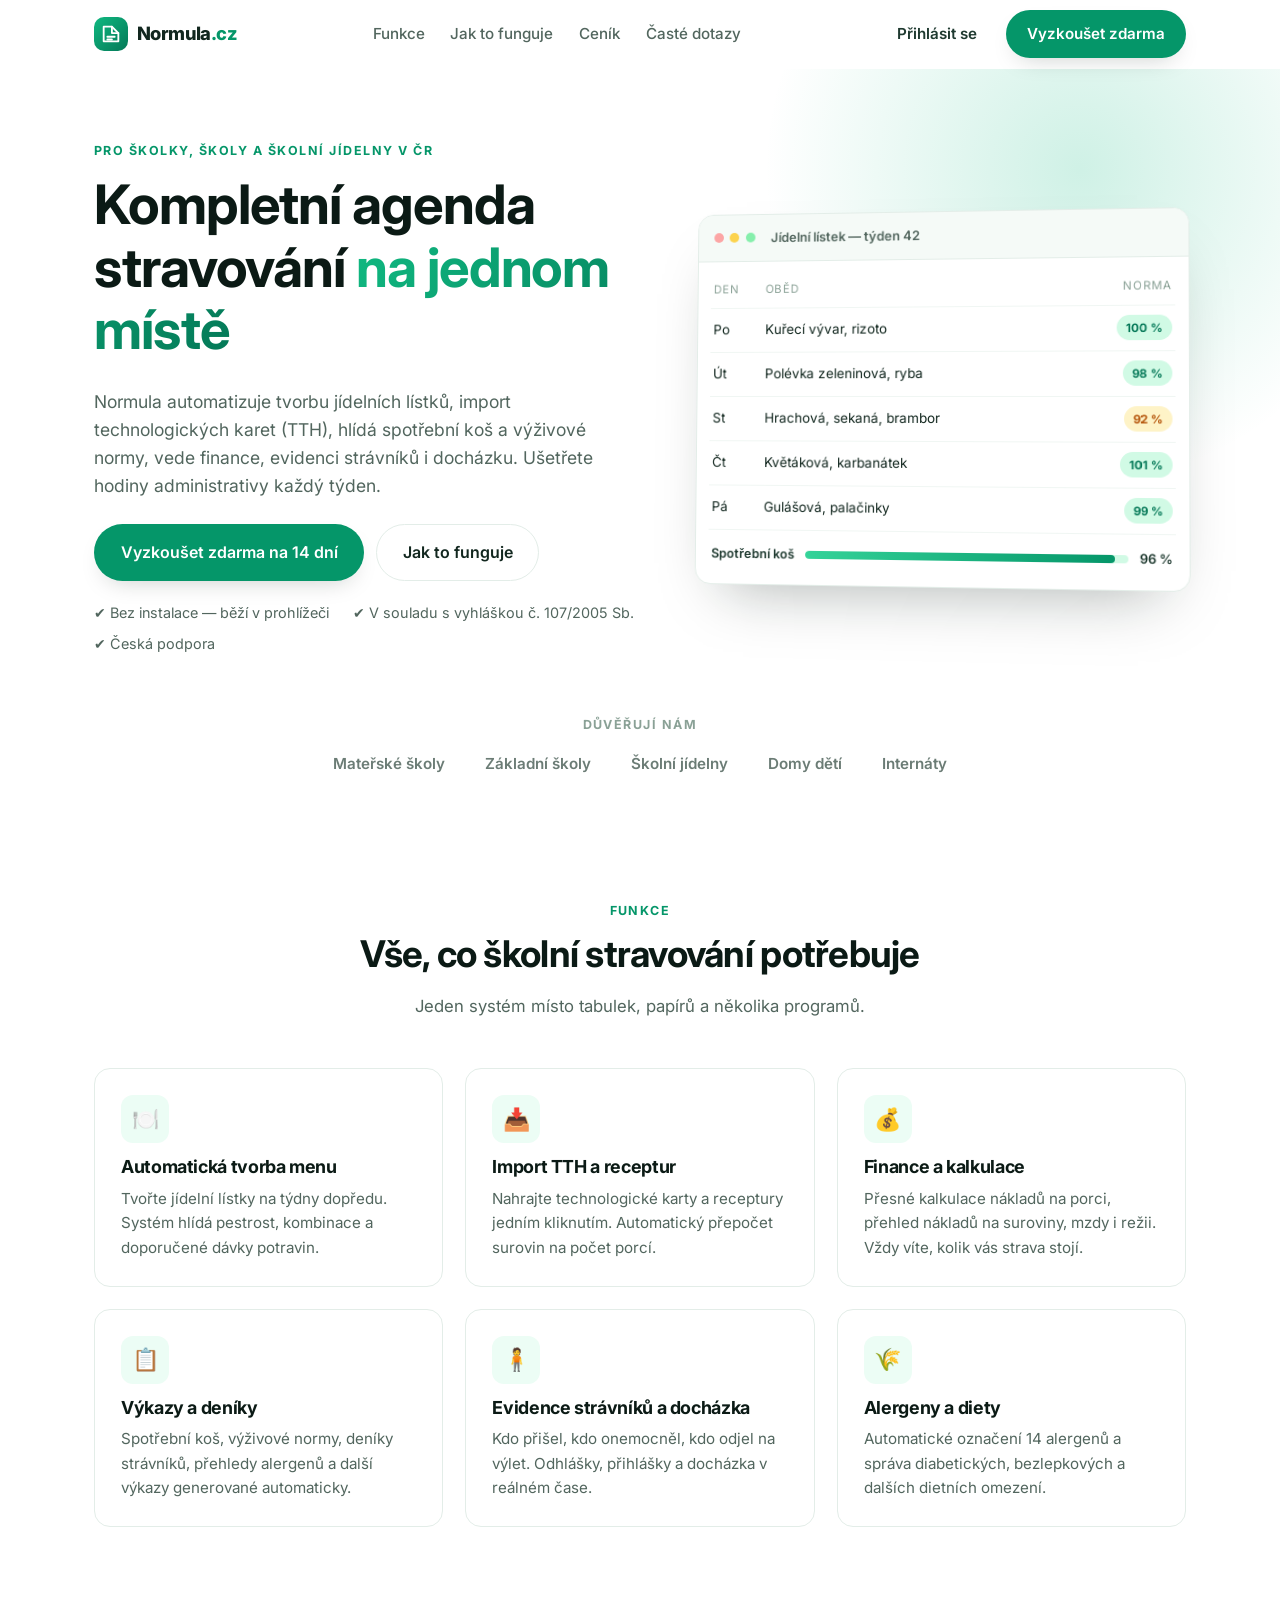
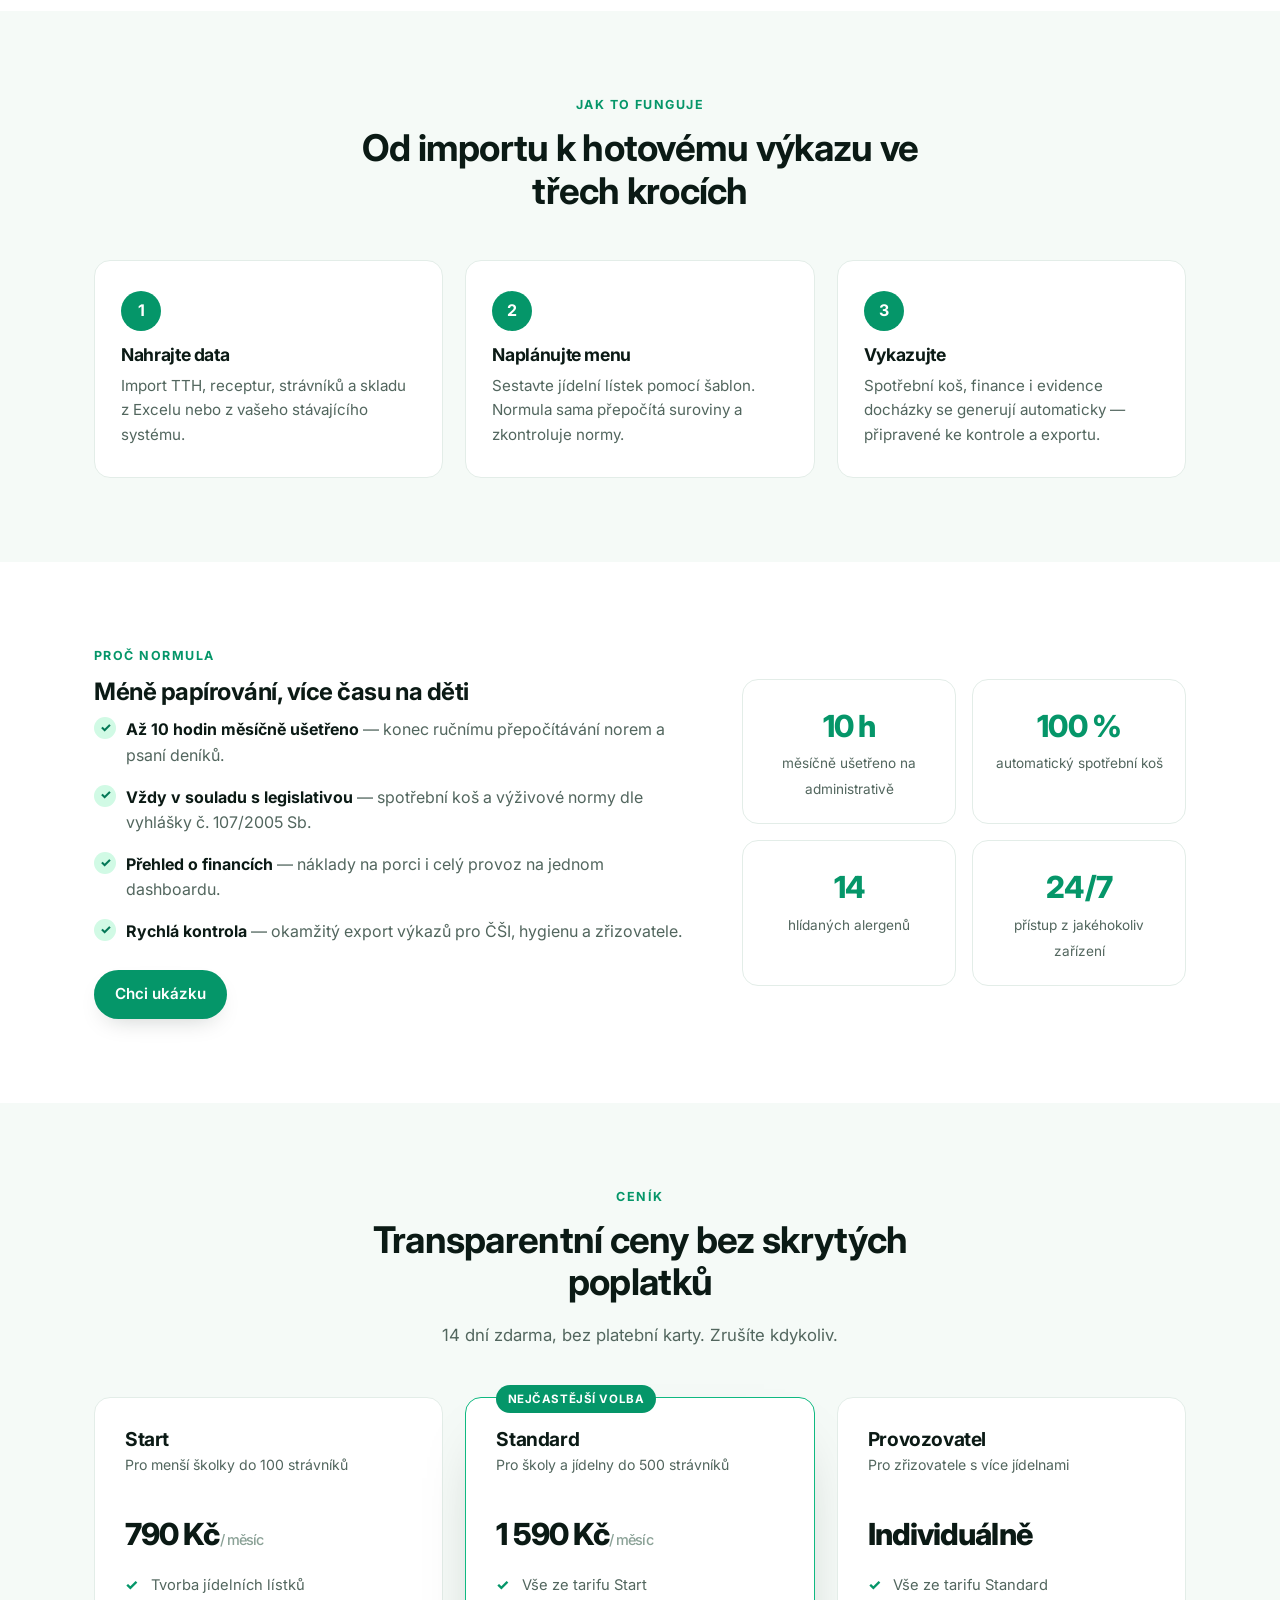
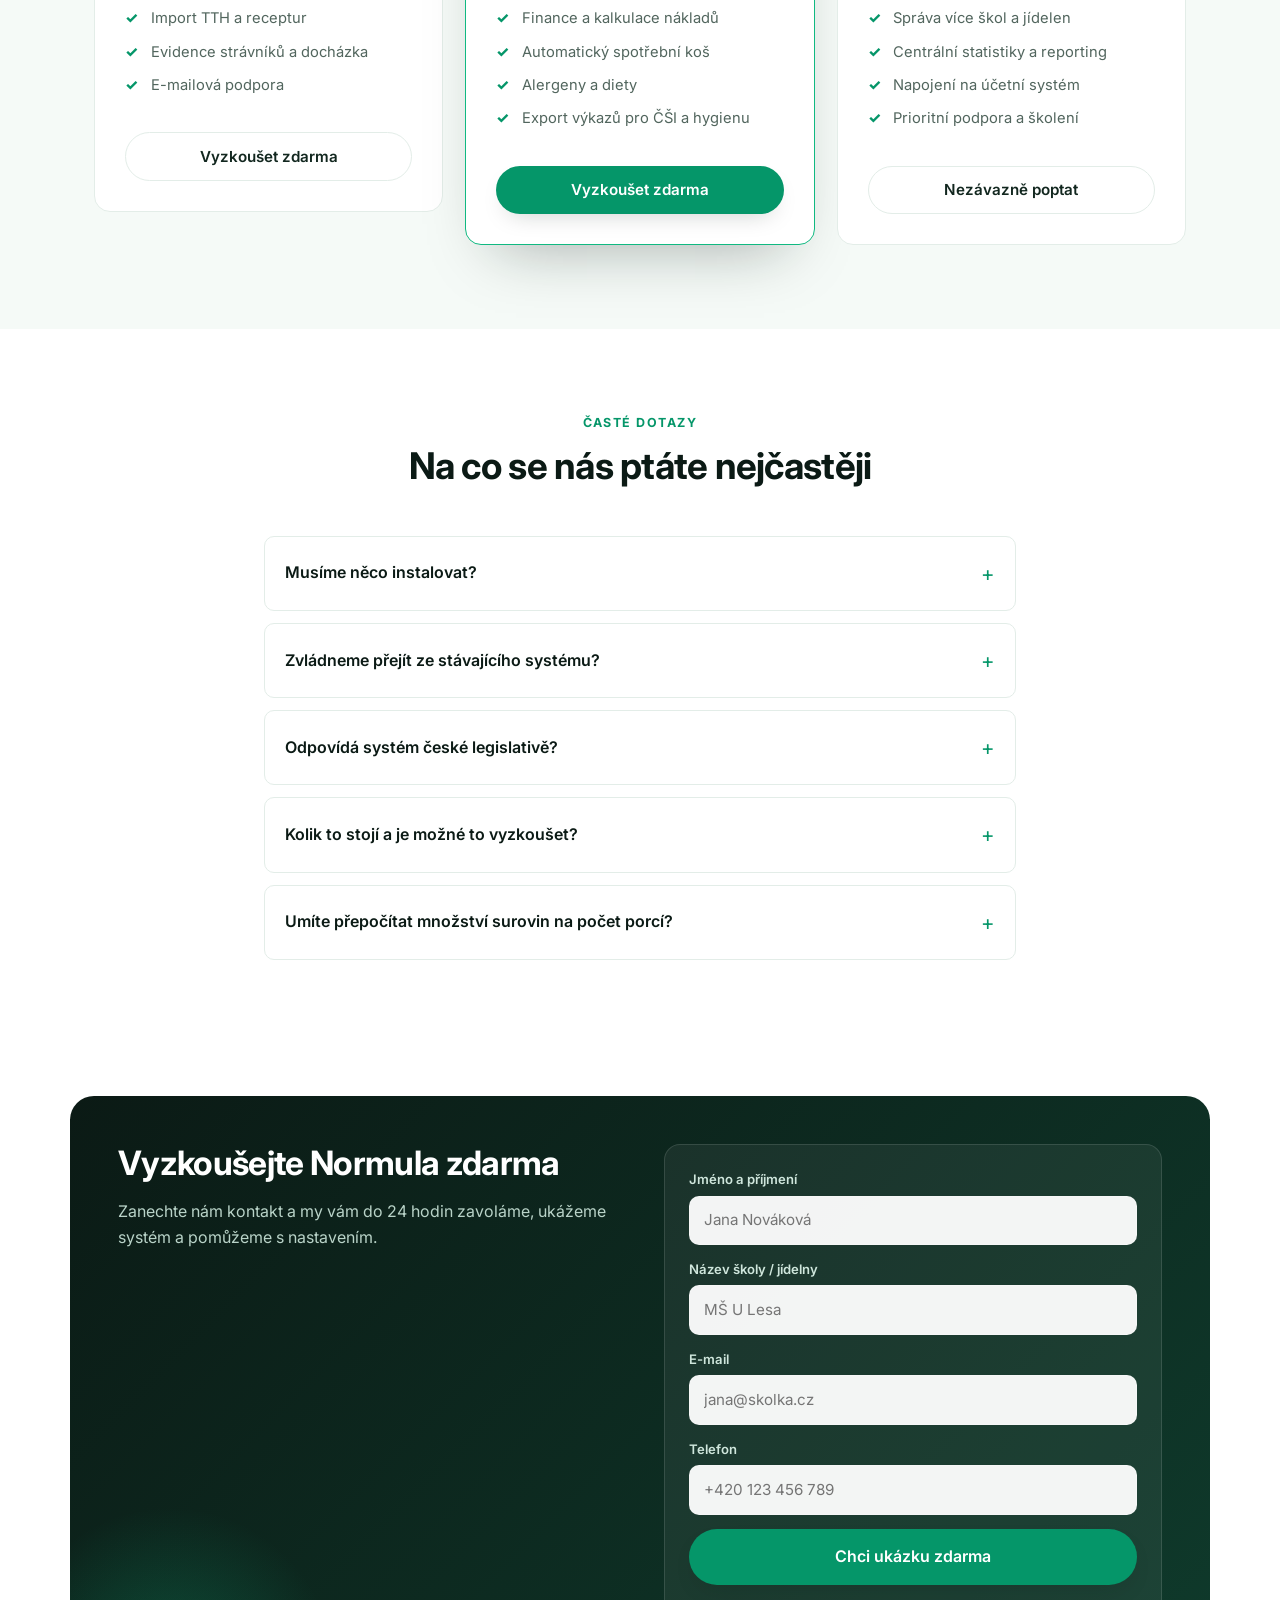
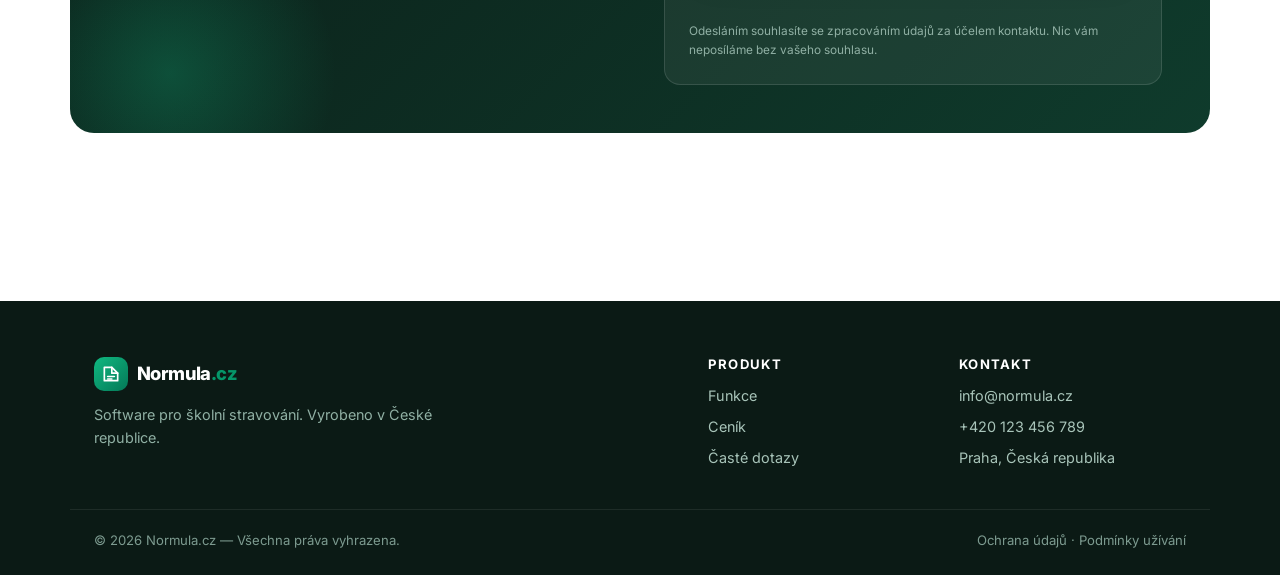
<file: NormulaLanding/index.html>
<!DOCTYPE html>
<html lang="cs">
<head>
  <meta charset="UTF-8" />
  <meta name="viewport" content="width=device-width, initial-scale=1.0" />
  <title>Normula.cz — software pro školní jídelny, školky a školy</title>
  <meta name="description" content="Normula automatizuje tvorbu jídelních lístků, import TTH (technologických karet), správu financí, spotřební koš, evidenci strávníků a docházku. Pro školky, školy a školní jídelny v ČR." />
  <link rel="preconnect" href="https://fonts.googleapis.com" />
  <link rel="preconnect" href="https://fonts.gstatic.com" crossorigin />
  <link href="https://fonts.googleapis.com/css2?family=Inter:wght@400;500;600;700;800&display=swap" rel="stylesheet" />
  <link rel="stylesheet" href="styles.css" />
</head>
<body>
  <header class="nav" id="nav">
    <div class="container nav__inner">
      <a class="logo" href="#top" aria-label="Normula.cz">
        <span class="logo__mark" aria-hidden="true">
          <svg viewBox="0 0 24 24" width="22" height="22" fill="none" stroke="currentColor" stroke-width="2" stroke-linecap="round" stroke-linejoin="round">
            <path d="M4 4h9l7 7v9H4z" />
            <path d="M13 4v7h7" />
            <path d="M8 15h8" />
            <path d="M8 18h5" />
          </svg>
        </span>
        <span class="logo__text">Normula<span>.cz</span></span>
      </a>

      <nav class="nav__links" aria-label="Hlavní navigace">
        <a href="#funkce">Funkce</a>
        <a href="#jak-to-funguje">Jak to funguje</a>
        <a href="#cenik">Ceník</a>
        <a href="#faq">Časté dotazy</a>
      </nav>

      <div class="nav__actions">
        <a class="btn btn--ghost" href="#kontakt">Přihlásit se</a>
        <a class="btn btn--primary" href="#kontakt">Vyzkoušet zdarma</a>
      </div>

      <button class="nav__toggle" id="navToggle" aria-label="Otevřít menu" aria-expanded="false">
        <span></span><span></span><span></span>
      </button>
    </div>
  </header>

  <main id="top">
    <!-- HERO -->
    <section class="hero">
      <div class="hero__glow" aria-hidden="true"></div>
      <div class="container hero__inner">
        <div class="hero__content">
          <p class="eyebrow">Pro školky, školy a školní jídelny v ČR</p>
          <h1>Kompletní agenda stravování <span class="grad">na jednom místě</span></h1>
          <p class="lead">
            Normula automatizuje tvorbu jídelních lístků, import technologických karet (TTH),
            hlídá spotřební koš a výživové normy, vede finance, evidenci strávníků i docházku.
            Ušetřete hodiny administrativy každý týden.
          </p>
          <div class="hero__cta">
            <a class="btn btn--primary btn--lg" href="#kontakt">Vyzkoušet zdarma na 14 dní</a>
            <a class="btn btn--outline btn--lg" href="#jak-to-funguje">Jak to funguje</a>
          </div>
          <ul class="hero__trust">
            <li>✔ Bez instalace — běží v prohlížeči</li>
            <li>✔ V souladu s vyhláškou č. 107/2005 Sb.</li>
            <li>✔ Česká podpora</li>
          </ul>
        </div>

        <div class="hero__panel" aria-hidden="true">
          <div class="mock">
            <div class="mock__bar">
              <span class="dot"></span><span class="dot"></span><span class="dot"></span>
              <span class="mock__title">Jídelní lístek — týden 42</span>
            </div>
            <div class="mock__body">
              <div class="mock__row mock__row--head">
                <span>Den</span><span>Oběd</span><span>Norma</span>
              </div>
              <div class="mock__row">
                <span>Po</span><span>Kuřecí vývar, rizoto</span><span class="badge badge--ok">100 %</span>
              </div>
              <div class="mock__row">
                <span>Út</span><span>Polévka zeleninová, ryba</span><span class="badge badge--ok">98 %</span>
              </div>
              <div class="mock__row">
                <span>St</span><span>Hrachová, sekaná, brambor</span><span class="badge badge--warn">92 %</span>
              </div>
              <div class="mock__row">
                <span>Čt</span><span>Květáková, karbanátek</span><span class="badge badge--ok">101 %</span>
              </div>
              <div class="mock__row">
                <span>Pá</span><span>Gulášová, palačinky</span><span class="badge badge--ok">99 %</span>
              </div>
              <div class="mock__foot">
                <span>Spotřební koš</span>
                <div class="progress"><i style="width: 96%"></i></div>
                <span>96 %</span>
              </div>
            </div>
          </div>
        </div>
      </div>

      <div class="container partners">
        <span>Důvěřují nám</span>
        <div class="partners__row">
          <span>Mateřské školy</span>
          <span>Základní školy</span>
          <span>Školní jídelny</span>
          <span>Domy dětí</span>
          <span>Internáty</span>
        </div>
      </div>
    </section>

    <!-- FEATURES -->
    <section class="section" id="funkce">
      <div class="container">
        <div class="section__head">
          <p class="eyebrow">Funkce</p>
          <h2>Vše, co školní stravování potřebuje</h2>
          <p class="sub">Jeden systém místo tabulek, papírů a několika programů.</p>
        </div>

        <div class="grid grid--cards">
          <article class="card">
            <div class="card__icon">🍽️</div>
            <h3>Automatická tvorba menu</h3>
            <p>Tvořte jídelní lístky na týdny dopředu. Systém hlídá pestrost, kombinace a doporučené dávky potravin.</p>
          </article>

          <article class="card">
            <div class="card__icon">📥</div>
            <h3>Import TTH a receptur</h3>
            <p>Nahrajte technologické karty a receptury jedním kliknutím. Automatický přepočet surovin na počet porcí.</p>
          </article>

          <article class="card">
            <div class="card__icon">💰</div>
            <h3>Finance a kalkulace</h3>
            <p>Přesné kalkulace nákladů na porci, přehled nákladů na suroviny, mzdy i režii. Vždy víte, kolik vás strava stojí.</p>
          </article>

          <article class="card">
            <div class="card__icon">📋</div>
            <h3>Výkazy a deníky</h3>
            <p>Spotřební koš, výživové normy, deníky strávníků, přehledy alergenů a další výkazy generované automaticky.</p>
          </article>

          <article class="card">
            <div class="card__icon">🧍</div>
            <h3>Evidence strávníků a docházka</h3>
            <p>Kdo přišel, kdo onemocněl, kdo odjel na výlet. Odhlášky, přihlášky a docházka v reálném čase.</p>
          </article>

          <article class="card">
            <div class="card__icon">🌾</div>
            <h3>Alergeny a diety</h3>
            <p>Automatické označení 14 alergenů a správa diabetických, bezlepkových a dalších dietních omezení.</p>
          </article>
        </div>
      </div>
    </section>

    <!-- HOW IT WORKS -->
    <section class="section section--alt" id="jak-to-funguje">
      <div class="container">
        <div class="section__head">
          <p class="eyebrow">Jak to funguje</p>
          <h2>Od importu k hotovému výkazu ve třech krocích</h2>
        </div>

        <ol class="steps">
          <li class="step">
            <span class="step__num">1</span>
            <h3>Nahrajte data</h3>
            <p>Import TTH, receptur, strávníků a skladu z Excelu nebo z vašeho stávajícího systému.</p>
          </li>
          <li class="step">
            <span class="step__num">2</span>
            <h3>Naplánujte menu</h3>
            <p>Sestavte jídelní lístek pomocí šablon. Normula sama přepočítá suroviny a zkontroluje normy.</p>
          </li>
          <li class="step">
            <span class="step__num">3</span>
            <h3>Vykazujte</h3>
            <p>Spotřební koš, finance i evidence docházky se generují automaticky — připravené ke kontrole a exportu.</p>
          </li>
        </ol>
      </div>
    </section>

    <!-- BENEFITS -->
    <section class="section">
      <div class="container benefits">
        <div class="benefits__text">
          <p class="eyebrow">Proč Normula</p>
          <h2>Méně papírování, více času na děti</h2>
          <ul class="checklist">
            <li><strong>Až 10 hodin měsíčně ušetřeno</strong> — konec ručnímu přepočítávání norem a psaní deníků.</li>
            <li><strong>Vždy v souladu s legislativou</strong> — spotřební koš a výživové normy dle vyhlášky č. 107/2005 Sb.</li>
            <li><strong>Přehled o financích</strong> — náklady na porci i celý provoz na jednom dashboardu.</li>
            <li><strong>Rychlá kontrola</strong> — okamžitý export výkazů pro ČŠI, hygienu a zřizovatele.</li>
          </ul>
          <a class="btn btn--primary" href="#kontakt">Chci ukázku</a>
        </div>
        <div class="benefits__stats">
          <div class="stat"><span class="stat__num">10 h</span><span class="stat__label">měsíčně ušetřeno na administrativě</span></div>
          <div class="stat"><span class="stat__num">100 %</span><span class="stat__label">automatický spotřební koš</span></div>
          <div class="stat"><span class="stat__num">14</span><span class="stat__label">hlídaných alergenů</span></div>
          <div class="stat"><span class="stat__num">24/7</span><span class="stat__label">přístup z jakéhokoliv zařízení</span></div>
        </div>
      </div>
    </section>

    <!-- PRICING -->
    <section class="section section--alt" id="cenik">
      <div class="container">
        <div class="section__head">
          <p class="eyebrow">Ceník</p>
          <h2>Transparentní ceny bez skrytých poplatků</h2>
          <p class="sub">14 dní zdarma, bez platební karty. Zrušíte kdykoliv.</p>
        </div>

        <div class="grid grid--pricing">
          <article class="price">
            <h3>Start</h3>
            <p class="price__for">Pro menší školky do 100 strávníků</p>
            <div class="price__amount"><span>790 Kč</span><small>/ měsíc</small></div>
            <ul>
              <li>Tvorba jídelních lístků</li>
              <li>Import TTH a receptur</li>
              <li>Evidence strávníků a docházka</li>
              <li>E-mailová podpora</li>
            </ul>
            <a class="btn btn--outline btn--block" href="#kontakt">Vyzkoušet zdarma</a>
          </article>

          <article class="price price--featured">
            <span class="price__tag">Nejčastější volba</span>
            <h3>Standard</h3>
            <p class="price__for">Pro školy a jídelny do 500 strávníků</p>
            <div class="price__amount"><span>1 590 Kč</span><small>/ měsíc</small></div>
            <ul>
              <li>Vše ze tarifu Start</li>
              <li>Finance a kalkulace nákladů</li>
              <li>Automatický spotřební koš</li>
              <li>Alergeny a diety</li>
              <li>Export výkazů pro ČŠI a hygienu</li>
            </ul>
            <a class="btn btn--primary btn--block" href="#kontakt">Vyzkoušet zdarma</a>
          </article>

          <article class="price">
            <h3>Provozovatel</h3>
            <p class="price__for">Pro zřizovatele s více jídelnami</p>
            <div class="price__amount"><span>Individuálně</span></div>
            <ul>
              <li>Vše ze tarifu Standard</li>
              <li>Správa více škol a jídelen</li>
              <li>Centrální statistiky a reporting</li>
              <li>Napojení na účetní systém</li>
              <li>Prioritní podpora a školení</li>
            </ul>
            <a class="btn btn--outline btn--block" href="#kontakt">Nezávazně poptat</a>
          </article>
        </div>
      </div>
    </section>

    <!-- FAQ -->
    <section class="section" id="faq">
      <div class="container container--narrow">
        <div class="section__head">
          <p class="eyebrow">Časté dotazy</p>
          <h2>Na co se nás ptáte nejčastěji</h2>
        </div>

        <div class="faq">
          <details>
            <summary>Musíme něco instalovat?</summary>
            <p>Ne. Normula běží v prohlížeči na počítači, tabletu i telefonu. Stačí se přihlásit a máte přístup odkudkoliv.</p>
          </details>
          <details>
            <summary>Zvládneme přejít ze stávajícího systému?</summary>
            <p>Ano. Pomůžeme vám s importem TTH, receptur, strávníků i historie. Máme připravené šablony a naši podporu.</p>
          </details>
          <details>
            <summary>Odpovídá systém české legislativě?</summary>
            <p>Normula počítá spotřební koš a výživové normy podle vyhlášky č. 107/2005 Sb. a hlídá 14 povinně označovaných alergenů.</p>
          </details>
          <details>
            <summary>Kolik to stojí a je možné to vyzkoušet?</summary>
            <p>Prvních 14 dní je zcela zdarma a bez platební karty. Cena poté začíná na 790 Kč měsíčně podle počtu strávníků.</p>
          </details>
          <details>
            <summary>Umíte přepočítat množství surovin na počet porcí?</summary>
            <p>Ano. Z technologických karet Normula automaticky přepočítá suroviny na aktuální počet strávníků a vygeneruje objednávku na sklad.</p>
          </details>
        </div>
      </div>
    </section>

    <!-- CTA / CONTACT -->
    <section class="section cta" id="kontakt">
      <div class="container cta__box">
        <div class="cta__text">
          <h2>Vyzkoušejte Normula zdarma</h2>
          <p>Zanechte nám kontakt a my vám do 24 hodin zavoláme, ukážeme systém a pomůžeme s nastavením.</p>
        </div>
        <form class="cta__form" id="leadForm" novalidate>
          <div class="field">
            <label for="name">Jméno a příjmení</label>
            <input id="name" name="name" type="text" autocomplete="name" required placeholder="Jana Nováková" />
          </div>
          <div class="field">
            <label for="org">Název školy / jídelny</label>
            <input id="org" name="org" type="text" autocomplete="organization" required placeholder="MŠ U Lesa" />
          </div>
          <div class="field">
            <label for="email">E-mail</label>
            <input id="email" name="email" type="email" autocomplete="email" required placeholder="jana@skolka.cz" />
          </div>
          <div class="field">
            <label for="phone">Telefon</label>
            <input id="phone" name="phone" type="tel" autocomplete="tel" placeholder="+420 123 456 789" />
          </div>
          <button class="btn btn--primary btn--block btn--lg" type="submit">Chci ukázku zdarma</button>
          <p class="form__note" id="formNote" role="status" aria-live="polite"></p>
          <p class="form__legal">Odesláním souhlasíte se zpracováním údajů za účelem kontaktu. Nic vám neposíláme bez vašeho souhlasu.</p>
        </form>
      </div>
    </section>
  </main>

  <footer class="footer">
    <div class="container footer__inner">
      <div class="footer__brand">
        <a class="logo" href="#top">
          <span class="logo__mark" aria-hidden="true">
            <svg viewBox="0 0 24 24" width="20" height="20" fill="none" stroke="currentColor" stroke-width="2" stroke-linecap="round" stroke-linejoin="round">
              <path d="M4 4h9l7 7v9H4z" />
              <path d="M13 4v7h7" />
              <path d="M8 15h8" />
              <path d="M8 18h5" />
            </svg>
          </span>
          <span class="logo__text">Normula<span>.cz</span></span>
        </a>
        <p>Software pro školní stravování. Vyrobeno v České republice.</p>
      </div>
      <div class="footer__cols">
        <div>
          <h4>Produkt</h4>
          <a href="#funkce">Funkce</a>
          <a href="#cenik">Ceník</a>
          <a href="#faq">Časté dotazy</a>
        </div>
        <div>
          <h4>Kontakt</h4>
          <a href="mailto:info@normula.cz">info@normula.cz</a>
          <a href="tel:+420123456789">+420 123 456 789</a>
          <span>Praha, Česká republika</span>
        </div>
      </div>
    </div>
    <div class="container footer__bottom">
      <span>© <span id="year"></span> Normula.cz — Všechna práva vyhrazena.</span>
      <span>Ochrana údajů · Podmínky užívání</span>
    </div>
  </footer>

  <script src="script.js"></script>
</body>
</html>
</file>
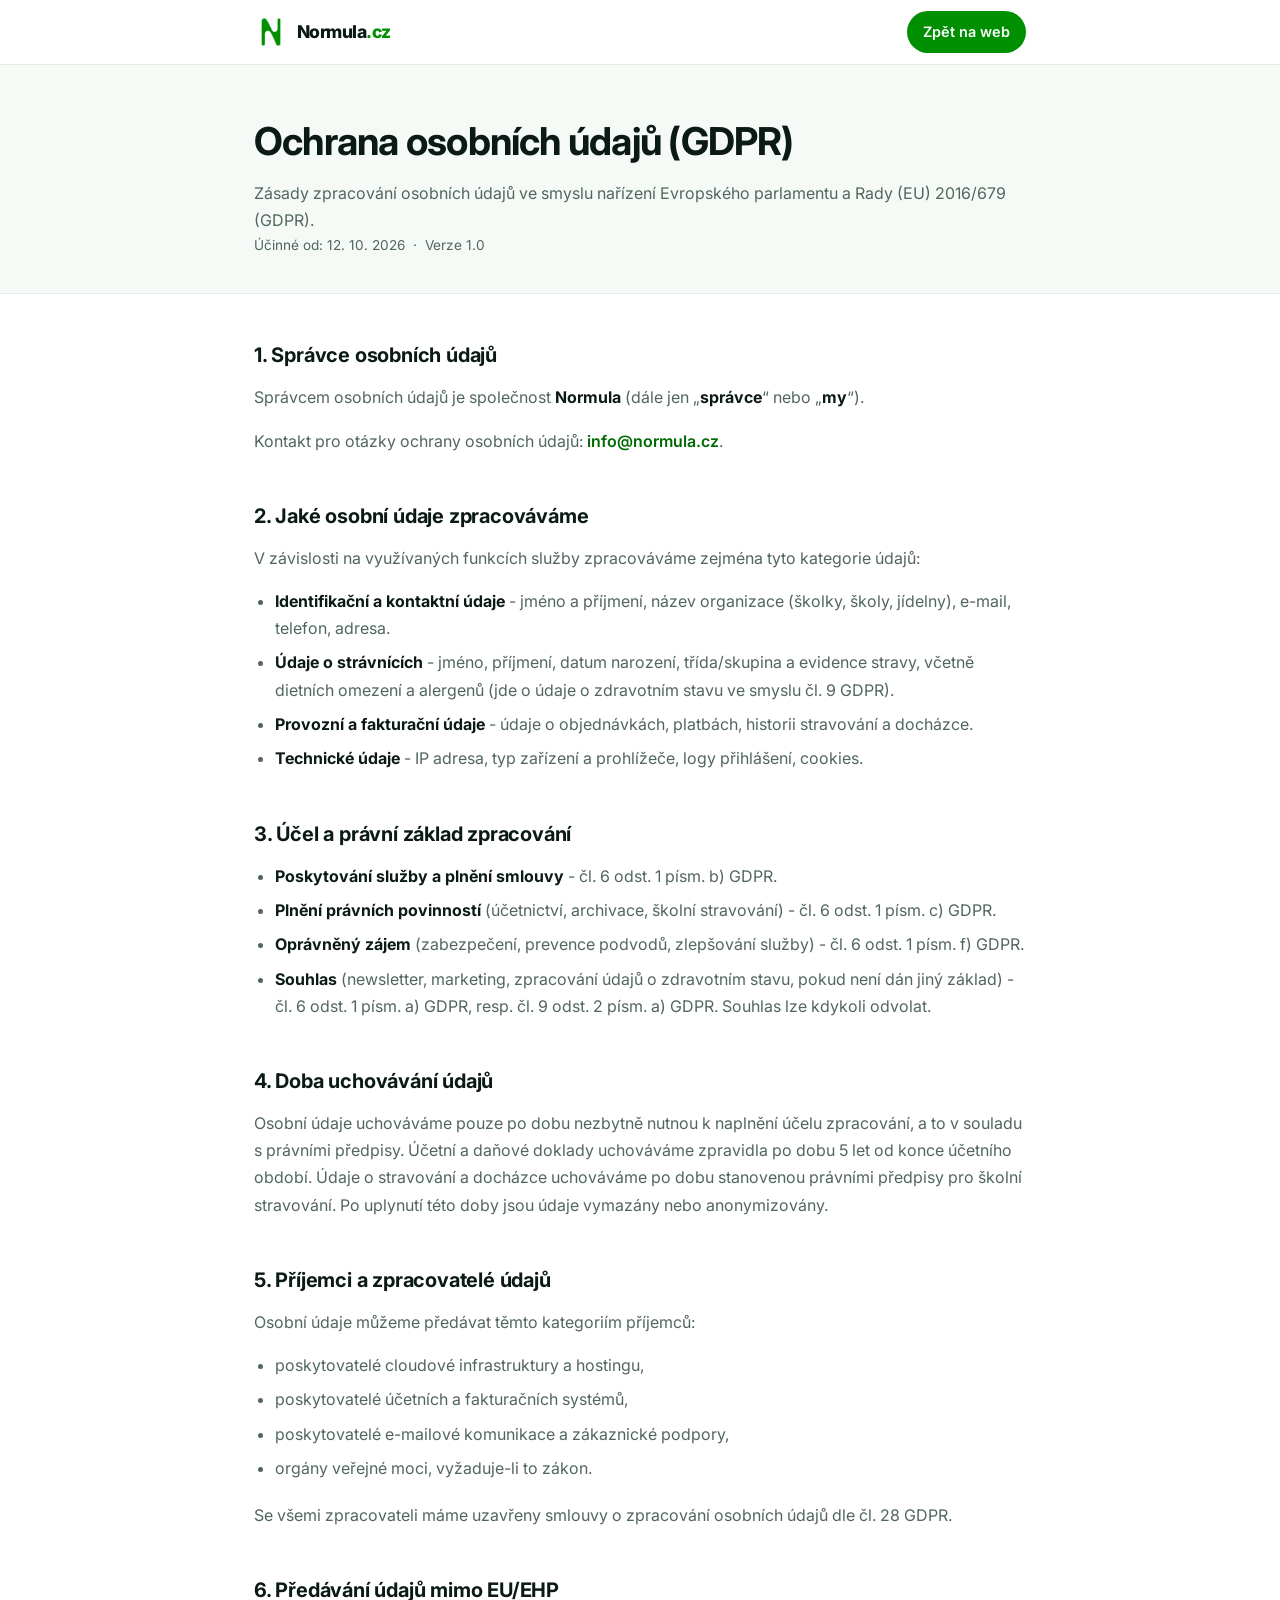
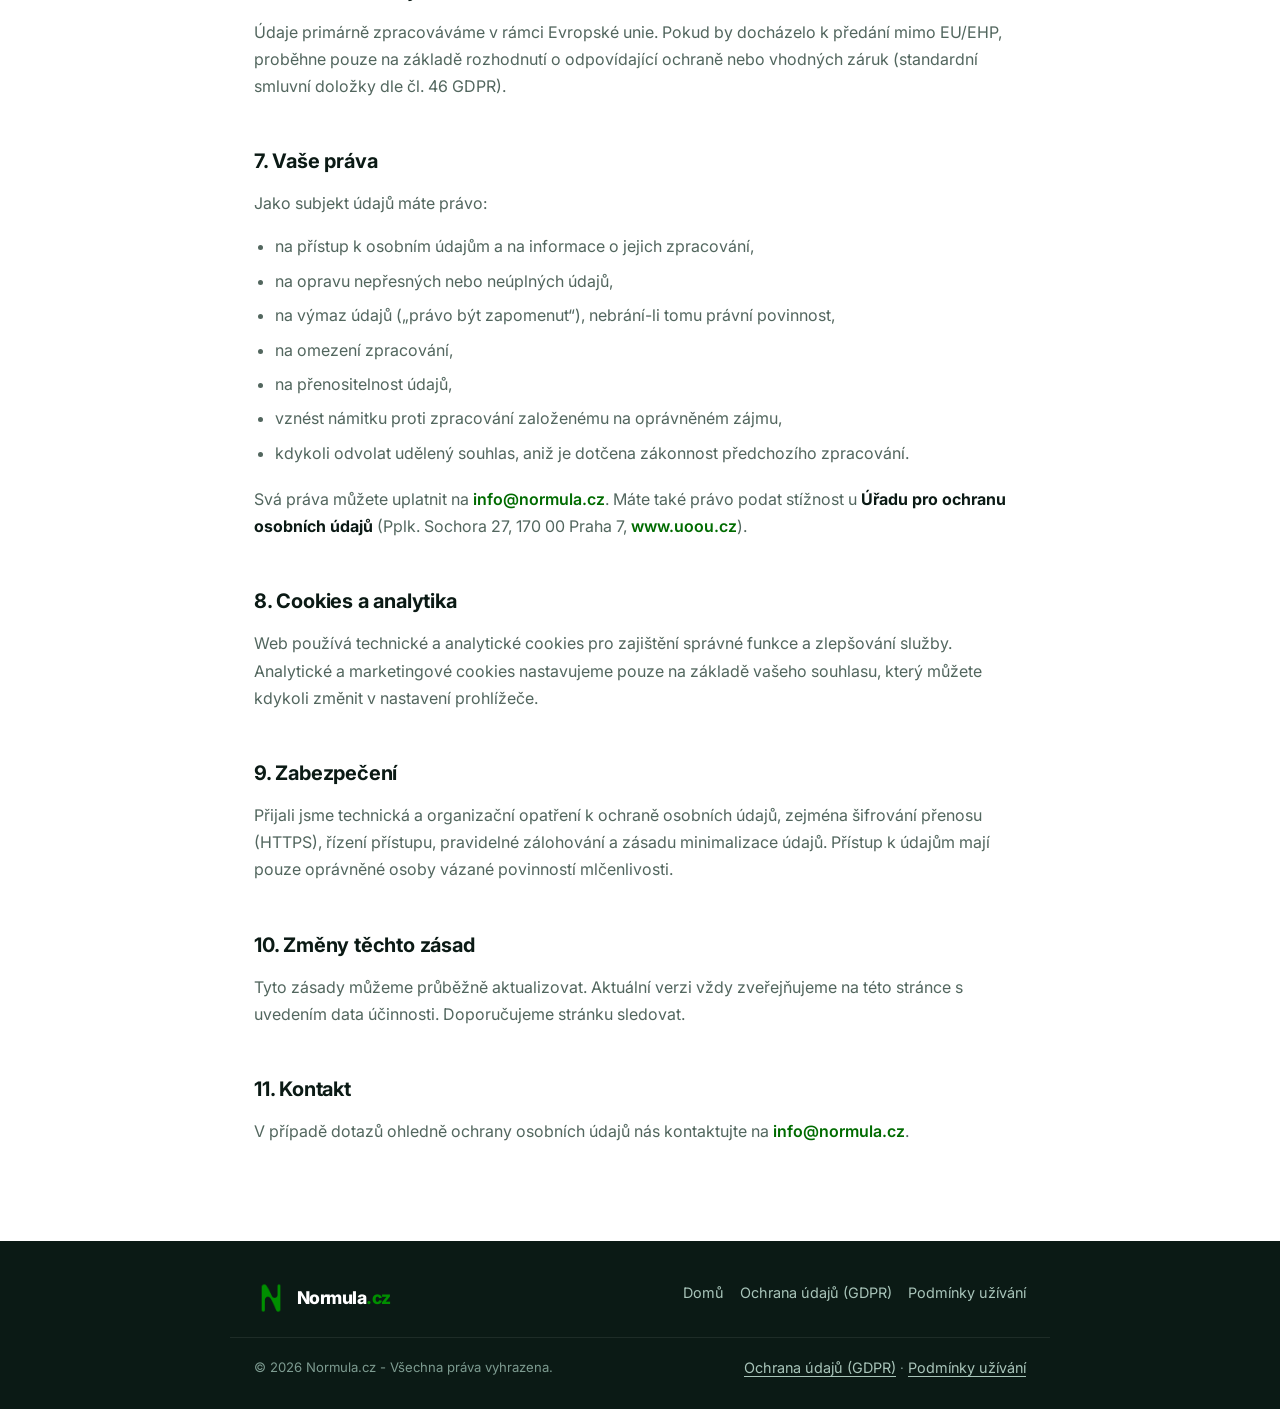
<file: ochrana-udaju.html>
<!DOCTYPE html>
<html lang="cs">
<head>
  <meta charset="UTF-8" />
  <meta name="viewport" content="width=device-width, initial-scale=1.0" />
  <title>Ochrana osobních údajů (GDPR) - Normula.cz</title>
  <meta name="description" content="Zásady zpracování a ochrany osobních údajů (GDPR) služby Normula.cz pro školky, školy a školní jídelny." />
  <link rel="canonical" href="https://www.normula.cz/ochrana-udaju.html" />
  <meta name="robots" content="index, follow, max-image-preview:large" />
  <meta name="theme-color" content="#008f00" />
  <meta property="og:type" content="article" />
  <meta property="og:site_name" content="Normula.cz" />
  <meta property="og:locale" content="cs_CZ" />
  <meta property="og:url" content="https://www.normula.cz/ochrana-udaju.html" />
  <meta property="og:title" content="Ochrana osobních údajů (GDPR) - Normula.cz" />
  <meta property="og:description" content="Zásady zpracování a ochrany osobních údajů (GDPR) služby Normula.cz pro školky, školy a školní jídelny." />
  <meta property="og:image" content="https://www.normula.cz/Image.png" />
  <meta property="og:image:width" content="2940" />
  <meta property="og:image:height" content="1664" />
  <meta property="og:image:alt" content="Náhled aplikace Normula - plán jídel na týden" />
  <meta name="twitter:card" content="summary_large_image" />
  <meta name="twitter:title" content="Ochrana osobních údajů (GDPR) - Normula.cz" />
  <meta name="twitter:description" content="Zásady zpracování a ochrany osobních údajů (GDPR) služby Normula.cz pro školky, školy a školní jídelny." />
  <meta name="twitter:image" content="https://www.normula.cz/Image.png" />
  <link rel="preconnect" href="https://fonts.googleapis.com" />
  <link rel="preconnect" href="https://fonts.gstatic.com" crossorigin />
  <link href="https://fonts.googleapis.com/css2?family=Inter:wght@400;500;600;700;800&display=swap" rel="stylesheet" />
  <link rel="icon" href="favicon.ico?v=2" sizes="any" />
  <link rel="icon" type="image/svg+xml" href="favicon.svg?v=2" />
  <link rel="icon" type="image/png" href="favicon-96x96.png?v=2" sizes="96x96" />
  <link rel="apple-touch-icon" href="apple-touch-icon.png?v=2" />
  <link rel="manifest" href="site.webmanifest" />
  <meta name="apple-mobile-web-app-title" content="Normula" />
  <style>
    :root {
      --green-100: #d6ecd6; --green-400: #33a633; --green-500: #008f00;
      --green-600: #008f00; --green-700: #006b00; --ink-900: #0b1a15;
      --ink-800: #12271f; --slate-600: #52665e; --slate-400: #8aa196;
      --paper-alt: #f5faf7; --border: #e3ede8; --maxw: 820px;
    }
    * { box-sizing: border-box; }
    body {
      margin: 0; font-family: "Inter", -apple-system, BlinkMacSystemFont, "Segoe UI", Roboto, Arial, sans-serif;
      color: var(--ink-800); background: #fff; line-height: 1.7; -webkit-font-smoothing: antialiased;
    }
    a { color: var(--green-700); text-decoration: none; }
    a:hover { text-decoration: underline; }
    .container { width: 100%; max-width: var(--maxw); margin: 0 auto; padding: 0 24px; }

    .nav { position: sticky; top: 0; z-index: 10; background: rgba(255,255,255,.86); backdrop-filter: blur(12px); border-bottom: 1px solid var(--border); }
    .nav__inner { display: flex; align-items: center; justify-content: space-between; height: 64px; max-width: var(--maxw); margin: 0 auto; padding: 0 24px; }
    .logo { display: inline-flex; align-items: center; gap: .55rem; font-weight: 800; font-size: 1.1rem; letter-spacing: -0.03em; color: var(--ink-900); }
    .logo__img { display: block; width: 34px; height: 34px; object-fit: contain; }
    .logo__text span { color: var(--green-600); }
    .btn { display: inline-flex; align-items: center; gap: .4rem; border-radius: 999px; padding: .55rem 1rem; font-weight: 600; font-size: .9rem; background: var(--green-600); color: #fff; }
    .btn:hover { background: var(--green-700); text-decoration: none; }

    .hero-doc { background: var(--paper-alt); border-bottom: 1px solid var(--border); padding: 44px 0 36px; }
    .hero-doc h1 { font-size: clamp(1.7rem, 3.4vw, 2.4rem); margin: 0 0 .35rem; letter-spacing: -0.02em; color: var(--ink-900); }
    .hero-doc p { margin: 0; color: var(--slate-600); }
    .meta { font-size: .85rem; color: var(--slate-400); margin-top: .6rem; }

    main.doc { padding: 44px 0 20px; }
    .doc h2 { font-size: 1.25rem; margin: 2.2em 0 .6em; color: var(--ink-900); letter-spacing: -0.01em; }
    .doc h2:first-child { margin-top: 0; }
    .doc h3 { font-size: 1.02rem; margin: 1.6em 0 .4em; color: var(--ink-900); }
    .doc p { color: var(--slate-600); margin: 0 0 1em; }
    .doc ul, .doc ol { color: var(--slate-600); padding-left: 1.3rem; margin: 0 0 1.2em; }
    .doc li { margin-bottom: .45em; }
    .doc strong { color: var(--ink-900); }
    .doc a { font-weight: 600; }

    .footer { background: var(--ink-900); color: #c6d8d0; padding: 40px 0 28px; margin-top: 60px; }
    .footer__inner { display: flex; flex-wrap: wrap; justify-content: space-between; gap: 1.5rem; max-width: var(--maxw); margin: 0 auto; padding: 0 24px 22px; border-bottom: 1px solid rgba(255,255,255,.08); }
    .footer .logo { color: #fff; }
    .footer__links { display: flex; flex-wrap: wrap; gap: 1rem; }
    .footer__links a, .footer__bottom a { color: #a8c4b9; font-size: .9rem; }
    .footer__links a:hover, .footer__bottom a:hover { color: var(--green-400); }
    .footer__bottom { display: flex; flex-wrap: wrap; justify-content: space-between; gap: .5rem; max-width: var(--maxw); margin: 0 auto; padding: 18px 24px 0; font-size: .82rem; color: #7d9b90; }
    .footer__bottom a { text-decoration: underline; text-underline-offset: 3px; }
  </style>
</head>
<body>
  <header class="nav">
    <div class="nav__inner">
      <a class="logo" href="index.html">
        <img class="logo__img" src="icon.png" width="32" height="32" alt="" />
        <span class="logo__text">Normula<span>.cz</span></span>
      </a>
      <a class="btn" href="index.html">Zpět na web</a>
    </div>
  </header>

  <section class="hero-doc">
    <div class="container">
      <h1>Ochrana osobních údajů (GDPR)</h1>
      <p>Zásady zpracování osobních údajů ve smyslu nařízení Evropského parlamentu a Rady (EU) 2016/679 (GDPR).</p>
      <p class="meta">Účinné od: 12. 10. 2026 &nbsp;·&nbsp; Verze 1.0</p>
    </div>
  </section>

  <main class="doc">
    <div class="container">
      <h2>1. Správce osobních údajů</h2>
      <p>
        Správcem osobních údajů je společnost <strong>Normula</strong> (dále jen „<strong>správce</strong>“ nebo „<strong>my</strong>“).
      </p>
      <p>
        Kontakt pro otázky ochrany osobních údajů: <a href="mailto:info@normula.cz">info@normula.cz</a>.
      </p>

      <h2>2. Jaké osobní údaje zpracováváme</h2>
      <p>V závislosti na využívaných funkcích služby zpracováváme zejména tyto kategorie údajů:</p>
      <ul>
        <li><strong>Identifikační a kontaktní údaje</strong> - jméno a příjmení, název organizace (školky, školy, jídelny), e-mail, telefon, adresa.</li>
        <li><strong>Údaje o strávnících</strong> - jméno, příjmení, datum narození, třída/skupina a evidence stravy, včetně dietních omezení a alergenů (jde o údaje o zdravotním stavu ve smyslu čl. 9 GDPR).</li>
        <li><strong>Provozní a fakturační údaje</strong> - údaje o objednávkách, platbách, historii stravování a docházce.</li>
        <li><strong>Technické údaje</strong> - IP adresa, typ zařízení a prohlížeče, logy přihlášení, cookies.</li>
      </ul>

      <h2>3. Účel a právní základ zpracování</h2>
      <ul>
        <li><strong>Poskytování služby a plnění smlouvy</strong> - čl. 6 odst. 1 písm. b) GDPR.</li>
        <li><strong>Plnění právních povinností</strong> (účetnictví, archivace, školní stravování) - čl. 6 odst. 1 písm. c) GDPR.</li>
        <li><strong>Oprávněný zájem</strong> (zabezpečení, prevence podvodů, zlepšování služby) - čl. 6 odst. 1 písm. f) GDPR.</li>
        <li><strong>Souhlas</strong> (newsletter, marketing, zpracování údajů o zdravotním stavu, pokud není dán jiný základ) - čl. 6 odst. 1 písm. a) GDPR, resp. čl. 9 odst. 2 písm. a) GDPR. Souhlas lze kdykoli odvolat.</li>
      </ul>

      <h2>4. Doba uchovávání údajů</h2>
      <p>
        Osobní údaje uchováváme pouze po dobu nezbytně nutnou k naplnění účelu zpracování, a to v souladu
        s právními předpisy. Účetní a daňové doklady uchováváme zpravidla po dobu 5 let od konce účetního období.
        Údaje o stravování a docházce uchováváme po dobu stanovenou právními předpisy pro školní stravování.
        Po uplynutí této doby jsou údaje vymazány nebo anonymizovány.
      </p>

      <h2>5. Příjemci a zpracovatelé údajů</h2>
      <p>Osobní údaje můžeme předávat těmto kategoriím příjemců:</p>
      <ul>
        <li>poskytovatelé cloudové infrastruktury a hostingu,</li>
        <li>poskytovatelé účetních a fakturačních systémů,</li>
        <li>poskytovatelé e-mailové komunikace a zákaznické podpory,</li>
        <li>orgány veřejné moci, vyžaduje-li to zákon.</li>
      </ul>
      <p>Se všemi zpracovateli máme uzavřeny smlouvy o zpracování osobních údajů dle čl. 28 GDPR.</p>

      <h2>6. Předávání údajů mimo EU/EHP</h2>
      <p>
        Údaje primárně zpracováváme v rámci Evropské unie. Pokud by docházelo k předání mimo EU/EHP,
        proběhne pouze na základě rozhodnutí o odpovídající ochraně nebo vhodných záruk (standardní smluvní
        doložky dle čl. 46 GDPR).
      </p>

      <h2>7. Vaše práva</h2>
      <p>Jako subjekt údajů máte právo:</p>
      <ul>
        <li>na přístup k osobním údajům a na informace o jejich zpracování,</li>
        <li>na opravu nepřesných nebo neúplných údajů,</li>
        <li>na výmaz údajů („právo být zapomenut“), nebrání-li tomu právní povinnost,</li>
        <li>na omezení zpracování,</li>
        <li>na přenositelnost údajů,</li>
        <li>vznést námitku proti zpracování založenému na oprávněném zájmu,</li>
        <li>kdykoli odvolat udělený souhlas, aniž je dotčena zákonnost předchozího zpracování.</li>
      </ul>
      <p>
        Svá práva můžete uplatnit na <a href="mailto:info@normula.cz">info@normula.cz</a>.
        Máte také právo podat stížnost u <strong>Úřadu pro ochranu osobních údajů</strong>
        (Pplk. Sochora 27, 170 00 Praha 7, <a href="https://www.uoou.cz" target="_blank" rel="noopener">www.uoou.cz</a>).
      </p>

      <h2>8. Cookies a analytika</h2>
      <p>
        Web používá technické a analytické cookies pro zajištění správné funkce a zlepšování služby.
        Analytické a marketingové cookies nastavujeme pouze na základě vašeho souhlasu, který můžete
        kdykoli změnit v nastavení prohlížeče.
      </p>

      <h2>9. Zabezpečení</h2>
      <p>
        Přijali jsme technická a organizační opatření k ochraně osobních údajů, zejména šifrování přenosu
        (HTTPS), řízení přístupu, pravidelné zálohování a zásadu minimalizace údajů. Přístup k údajům mají
        pouze oprávněné osoby vázané povinností mlčenlivosti.
      </p>

      <h2>10. Změny těchto zásad</h2>
      <p>
        Tyto zásady můžeme průběžně aktualizovat. Aktuální verzi vždy zveřejňujeme na této stránce
        s uvedením data účinnosti. Doporučujeme stránku sledovat.
      </p>

      <h2>11. Kontakt</h2>
      <p>
        V případě dotazů ohledně ochrany osobních údajů nás kontaktujte na
        <a href="mailto:info@normula.cz">info@normula.cz</a>.
      </p>
    </div>
  </main>

  <footer class="footer">
    <div class="footer__inner">
      <a class="logo" href="index.html">
        <img class="logo__img" src="icon.png" width="32" height="32" alt="" />
        <span class="logo__text">Normula<span>.cz</span></span>
      </a>
      <nav class="footer__links" aria-label="Právní odkazy">
        <a href="index.html">Domů</a>
        <a href="ochrana-udaju.html">Ochrana údajů (GDPR)</a>
        <a href="podminky-uzivani.html">Podmínky užívání</a>
      </nav>
    </div>
    <div class="footer__bottom">
      <span>© <span id="year"></span> Normula.cz - Všechna práva vyhrazena.</span>
      <span><a href="ochrana-udaju.html">Ochrana údajů (GDPR)</a> · <a href="podminky-uzivani.html">Podmínky užívání</a></span>
    </div>
  </footer>

  <script>document.getElementById("year").textContent = new Date().getFullYear();</script>
</body>
</html>
</file>
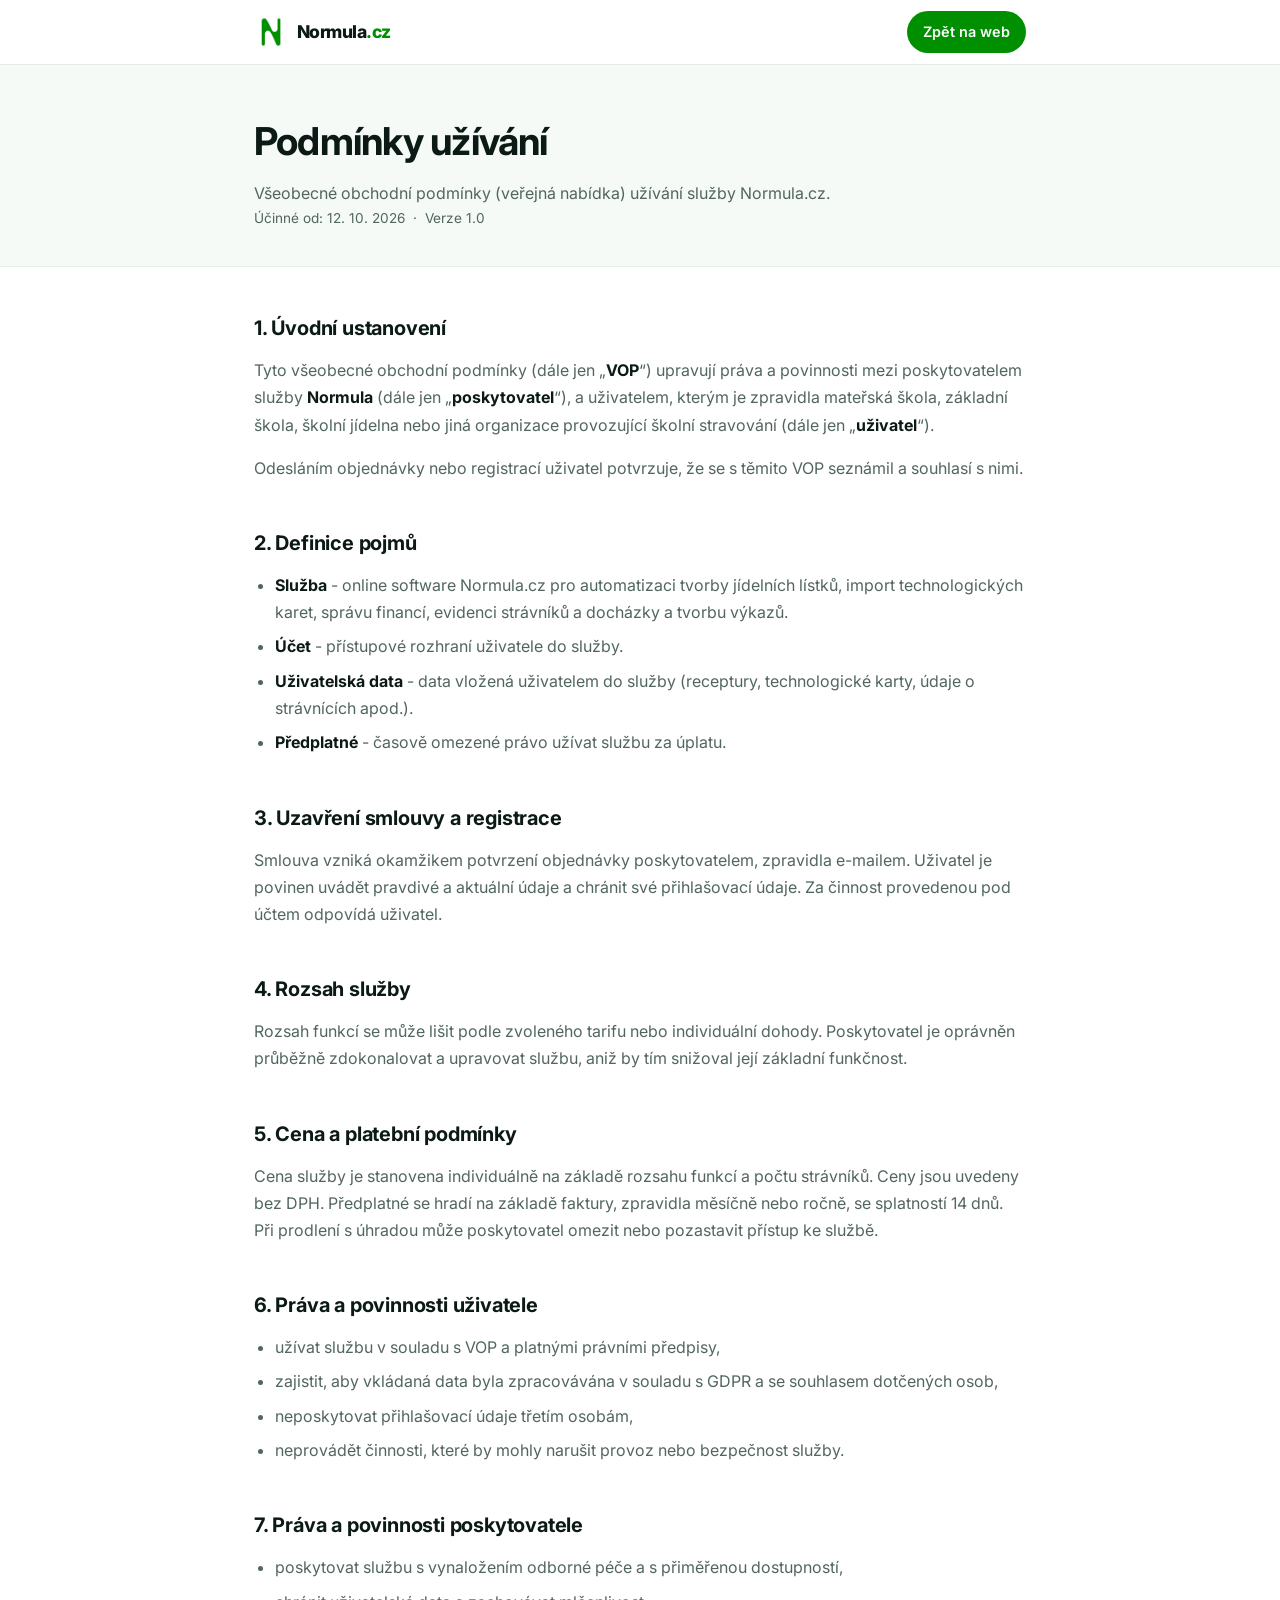
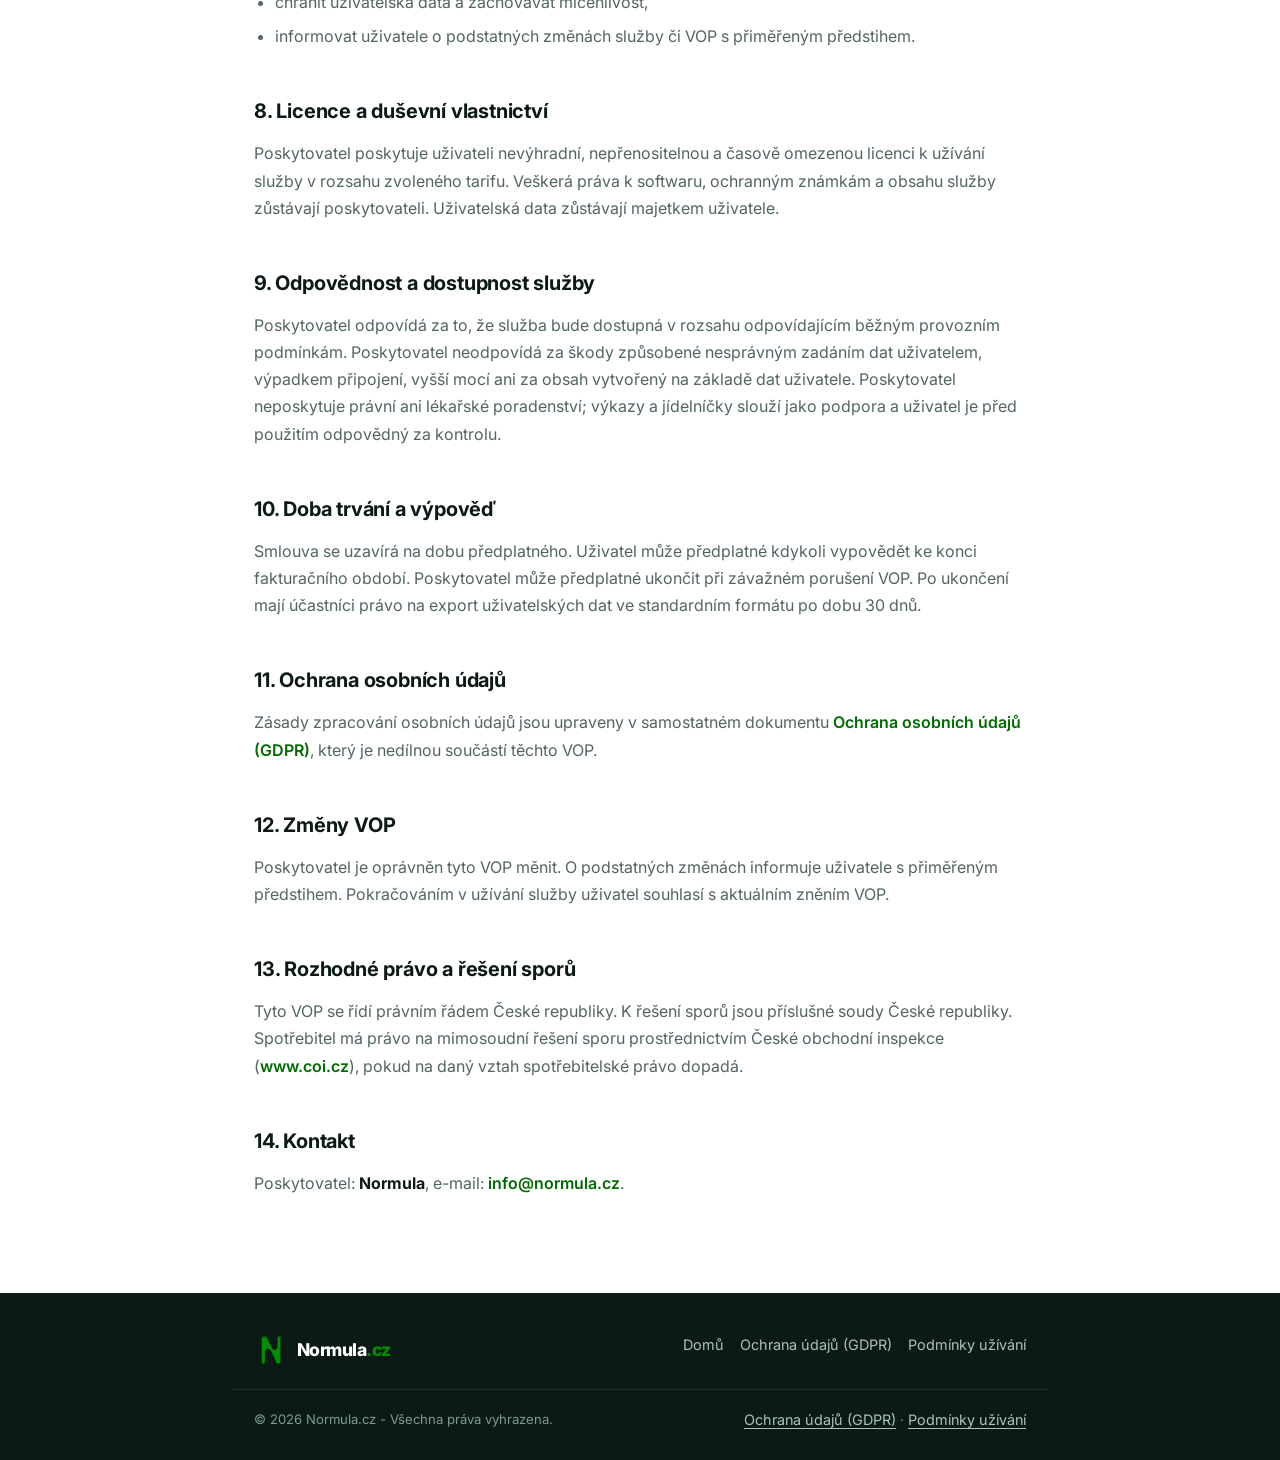
<file: podminky-uzivani.html>
<!DOCTYPE html>
<html lang="cs">
<head>
  <meta charset="UTF-8" />
  <meta name="viewport" content="width=device-width, initial-scale=1.0" />
  <title>Podmínky užívání - Normula.cz</title>
  <meta name="description" content="Všeobecné obchodní podmínky a podmínky užívání služby Normula.cz pro školky, školy a školní jídelny." />
  <link rel="canonical" href="https://www.normula.cz/podminky-uzivani.html" />
  <meta name="robots" content="index, follow, max-image-preview:large" />
  <meta name="theme-color" content="#008f00" />
  <meta property="og:type" content="article" />
  <meta property="og:site_name" content="Normula.cz" />
  <meta property="og:locale" content="cs_CZ" />
  <meta property="og:url" content="https://www.normula.cz/podminky-uzivani.html" />
  <meta property="og:title" content="Podmínky užívání - Normula.cz" />
  <meta property="og:description" content="Všeobecné obchodní podmínky a podmínky užívání služby Normula.cz pro školky, školy a školní jídelny." />
  <meta property="og:image" content="https://www.normula.cz/Image.png" />
  <meta property="og:image:width" content="2940" />
  <meta property="og:image:height" content="1664" />
  <meta property="og:image:alt" content="Náhled aplikace Normula - plán jídel na týden" />
  <meta name="twitter:card" content="summary_large_image" />
  <meta name="twitter:title" content="Podmínky užívání - Normula.cz" />
  <meta name="twitter:description" content="Všeobecné obchodní podmínky a podmínky užívání služby Normula.cz pro školky, školy a školní jídelny." />
  <meta name="twitter:image" content="https://www.normula.cz/Image.png" />
  <link rel="preconnect" href="https://fonts.googleapis.com" />
  <link rel="preconnect" href="https://fonts.gstatic.com" crossorigin />
  <link href="https://fonts.googleapis.com/css2?family=Inter:wght@400;500;600;700;800&display=swap" rel="stylesheet" />
  <link rel="icon" href="favicon.ico?v=2" sizes="any" />
  <link rel="icon" type="image/svg+xml" href="favicon.svg?v=2" />
  <link rel="icon" type="image/png" href="favicon-96x96.png?v=2" sizes="96x96" />
  <link rel="apple-touch-icon" href="apple-touch-icon.png?v=2" />
  <link rel="manifest" href="site.webmanifest" />
  <meta name="apple-mobile-web-app-title" content="Normula" />
  <style>
    :root {
      --green-100: #d6ecd6; --green-400: #33a633; --green-500: #008f00;
      --green-600: #008f00; --green-700: #006b00; --ink-900: #0b1a15;
      --ink-800: #12271f; --slate-600: #52665e; --slate-400: #8aa196;
      --paper-alt: #f5faf7; --border: #e3ede8; --maxw: 820px;
    }
    * { box-sizing: border-box; }
    body {
      margin: 0; font-family: "Inter", -apple-system, BlinkMacSystemFont, "Segoe UI", Roboto, Arial, sans-serif;
      color: var(--ink-800); background: #fff; line-height: 1.7; -webkit-font-smoothing: antialiased;
    }
    a { color: var(--green-700); text-decoration: none; }
    a:hover { text-decoration: underline; }
    .container { width: 100%; max-width: var(--maxw); margin: 0 auto; padding: 0 24px; }

    .nav { position: sticky; top: 0; z-index: 10; background: rgba(255,255,255,.86); backdrop-filter: blur(12px); border-bottom: 1px solid var(--border); }
    .nav__inner { display: flex; align-items: center; justify-content: space-between; height: 64px; max-width: var(--maxw); margin: 0 auto; padding: 0 24px; }
    .logo { display: inline-flex; align-items: center; gap: .55rem; font-weight: 800; font-size: 1.1rem; letter-spacing: -0.03em; color: var(--ink-900); }
    .logo__img { display: block; width: 34px; height: 34px; object-fit: contain; }
    .logo__text span { color: var(--green-600); }
    .btn { display: inline-flex; align-items: center; gap: .4rem; border-radius: 999px; padding: .55rem 1rem; font-weight: 600; font-size: .9rem; background: var(--green-600); color: #fff; }
    .btn:hover { background: var(--green-700); text-decoration: none; }

    .hero-doc { background: var(--paper-alt); border-bottom: 1px solid var(--border); padding: 44px 0 36px; }
    .hero-doc h1 { font-size: clamp(1.7rem, 3.4vw, 2.4rem); margin: 0 0 .35rem; letter-spacing: -0.02em; color: var(--ink-900); }
    .hero-doc p { margin: 0; color: var(--slate-600); }
    .meta { font-size: .85rem; color: var(--slate-400); margin-top: .6rem; }

    main.doc { padding: 44px 0 20px; }
    .doc h2 { font-size: 1.25rem; margin: 2.2em 0 .6em; color: var(--ink-900); letter-spacing: -0.01em; }
    .doc h2:first-child { margin-top: 0; }
    .doc h3 { font-size: 1.02rem; margin: 1.6em 0 .4em; color: var(--ink-900); }
    .doc p { color: var(--slate-600); margin: 0 0 1em; }
    .doc ul, .doc ol { color: var(--slate-600); padding-left: 1.3rem; margin: 0 0 1.2em; }
    .doc li { margin-bottom: .45em; }
    .doc strong { color: var(--ink-900); }
    .doc a { font-weight: 600; }

    .footer { background: var(--ink-900); color: #c6d8d0; padding: 40px 0 28px; margin-top: 60px; }
    .footer__inner { display: flex; flex-wrap: wrap; justify-content: space-between; gap: 1.5rem; max-width: var(--maxw); margin: 0 auto; padding: 0 24px 22px; border-bottom: 1px solid rgba(255,255,255,.08); }
    .footer .logo { color: #fff; }
    .footer__links { display: flex; flex-wrap: wrap; gap: 1rem; }
    .footer__links a, .footer__bottom a { color: #a8c4b9; font-size: .9rem; }
    .footer__links a:hover, .footer__bottom a:hover { color: var(--green-400); }
    .footer__bottom { display: flex; flex-wrap: wrap; justify-content: space-between; gap: .5rem; max-width: var(--maxw); margin: 0 auto; padding: 18px 24px 0; font-size: .82rem; color: #7d9b90; }
    .footer__bottom a { text-decoration: underline; text-underline-offset: 3px; }
  </style>
</head>
<body>
  <header class="nav">
    <div class="nav__inner">
      <a class="logo" href="index.html">
        <img class="logo__img" src="icon.png" width="32" height="32" alt="" />
        <span class="logo__text">Normula<span>.cz</span></span>
      </a>
      <a class="btn" href="index.html">Zpět na web</a>
    </div>
  </header>

  <section class="hero-doc">
    <div class="container">
      <h1>Podmínky užívání</h1>
      <p>Všeobecné obchodní podmínky (veřejná nabídka) užívání služby Normula.cz.</p>
      <p class="meta">Účinné od: 12. 10. 2026 &nbsp;·&nbsp; Verze 1.0</p>
    </div>
  </section>

  <main class="doc">
    <div class="container">
      <h2>1. Úvodní ustanovení</h2>
      <p>
        Tyto všeobecné obchodní podmínky (dále jen „<strong>VOP</strong>“) upravují práva a povinnosti
        mezi poskytovatelem služby <strong>Normula</strong>
        (dále jen „<strong>poskytovatel</strong>“), a uživatelem, kterým je zpravidla mateřská škola, základní škola,
        školní jídelna nebo jiná organizace provozující školní stravování (dále jen „<strong>uživatel</strong>“).
      </p>
      <p>Odesláním objednávky nebo registrací uživatel potvrzuje, že se s těmito VOP seznámil a souhlasí s nimi.</p>

      <h2>2. Definice pojmů</h2>
      <ul>
        <li><strong>Služba</strong> - online software Normula.cz pro automatizaci tvorby jídelních lístků, import technologických karet, správu financí, evidenci strávníků a docházky a tvorbu výkazů.</li>
        <li><strong>Účet</strong> - přístupové rozhraní uživatele do služby.</li>
        <li><strong>Uživatelská data</strong> - data vložená uživatelem do služby (receptury, technologické karty, údaje o strávnících apod.).</li>
        <li><strong>Předplatné</strong> - časově omezené právo užívat službu za úplatu.</li>
      </ul>

      <h2>3. Uzavření smlouvy a registrace</h2>
      <p>
        Smlouva vzniká okamžikem potvrzení objednávky poskytovatelem, zpravidla e-mailem. Uživatel je povinen
        uvádět pravdivé a aktuální údaje a chránit své přihlašovací údaje. Za činnost provedenou pod účtem
        odpovídá uživatel.
      </p>

      <h2>4. Rozsah služby</h2>
      <p>
        Rozsah funkcí se může lišit podle zvoleného tarifu nebo individuální dohody. Poskytovatel je oprávněn
        průběžně zdokonalovat a upravovat službu, aniž by tím snižoval její základní funkčnost.
      </p>

      <h2>5. Cena a platební podmínky</h2>
      <p>
        Cena služby je stanovena individuálně na základě rozsahu funkcí a počtu strávníků. Ceny jsou uvedeny bez DPH.
        Předplatné se hradí na základě faktury, zpravidla měsíčně nebo ročně, se splatností 14 dnů.
        Při prodlení s úhradou může poskytovatel omezit nebo pozastavit přístup ke službě.
      </p>

      <h2>6. Práva a povinnosti uživatele</h2>
      <ul>
        <li>užívat službu v souladu s VOP a platnými právními předpisy,</li>
        <li>zajistit, aby vkládaná data byla zpracovávána v souladu s GDPR a se souhlasem dotčených osob,</li>
        <li>neposkytovat přihlašovací údaje třetím osobám,</li>
        <li>neprovádět činnosti, které by mohly narušit provoz nebo bezpečnost služby.</li>
      </ul>

      <h2>7. Práva a povinnosti poskytovatele</h2>
      <ul>
        <li>poskytovat službu s vynaložením odborné péče a s přiměřenou dostupností,</li>
        <li>chránit uživatelská data a zachovávat mlčenlivost,</li>
        <li>informovat uživatele o podstatných změnách služby či VOP s přiměřeným předstihem.</li>
      </ul>

      <h2>8. Licence a duševní vlastnictví</h2>
      <p>
        Poskytovatel poskytuje uživateli nevýhradní, nepřenositelnou a časově omezenou licenci k užívání služby
        v rozsahu zvoleného tarifu. Veškerá práva k softwaru, ochranným známkám a obsahu služby zůstávají
        poskytovateli. Uživatelská data zůstávají majetkem uživatele.
      </p>

      <h2>9. Odpovědnost a dostupnost služby</h2>
      <p>
        Poskytovatel odpovídá za to, že služba bude dostupná v rozsahu odpovídajícím běžným provozním podmínkám.
        Poskytovatel neodpovídá za škody způsobené nesprávným zadáním dat uživatelem, výpadkem připojení,
        vyšší mocí ani za obsah vytvořený na základě dat uživatele. Poskytovatel neposkytuje právní ani
        lékařské poradenství; výkazy a jídelníčky slouží jako podpora a uživatel je před použitím odpovědný za kontrolu.
      </p>

      <h2>10. Doba trvání a výpověď</h2>
      <p>
        Smlouva se uzavírá na dobu předplatného. Uživatel může předplatné kdykoli vypovědět ke konci
        fakturačního období. Poskytovatel může předplatné ukončit při závažném porušení VOP. Po ukončení
        mají účastníci právo na export uživatelských dat ve standardním formátu po dobu 30 dnů.
      </p>

      <h2>11. Ochrana osobních údajů</h2>
      <p>
        Zásady zpracování osobních údajů jsou upraveny v samostatném dokumentu
        <a href="ochrana-udaju.html">Ochrana osobních údajů (GDPR)</a>, který je nedílnou součástí těchto VOP.
      </p>

      <h2>12. Změny VOP</h2>
      <p>
        Poskytovatel je oprávněn tyto VOP měnit. O podstatných změnách informuje uživatele s přiměřeným
        předstihem. Pokračováním v užívání služby uživatel souhlasí s aktuálním zněním VOP.
      </p>

      <h2>13. Rozhodné právo a řešení sporů</h2>
      <p>
        Tyto VOP se řídí právním řádem České republiky. K řešení sporů jsou příslušné soudy České republiky.
        Spotřebitel má právo na mimosoudní řešení sporu prostřednictvím České obchodní inspekce
        (<a href="https://www.coi.cz" target="_blank" rel="noopener">www.coi.cz</a>), pokud na daný vztah
        spotřebitelské právo dopadá.
      </p>

      <h2>14. Kontakt</h2>
      <p>
        Poskytovatel: <strong>Normula</strong>, e-mail: <a href="mailto:info@normula.cz">info@normula.cz</a>.
      </p>
    </div>
  </main>

  <footer class="footer">
    <div class="footer__inner">
      <a class="logo" href="index.html">
        <img class="logo__img" src="icon.png" width="32" height="32" alt="" />
        <span class="logo__text">Normula<span>.cz</span></span>
      </a>
      <nav class="footer__links" aria-label="Právní odkazy">
        <a href="index.html">Domů</a>
        <a href="ochrana-udaju.html">Ochrana údajů (GDPR)</a>
        <a href="podminky-uzivani.html">Podmínky užívání</a>
      </nav>
    </div>
    <div class="footer__bottom">
      <span>© <span id="year"></span> Normula.cz - Všechna práva vyhrazena.</span>
      <span><a href="ochrana-udaju.html">Ochrana údajů (GDPR)</a> · <a href="podminky-uzivani.html">Podmínky užívání</a></span>
    </div>
  </footer>

  <script>document.getElementById("year").textContent = new Date().getFullYear();</script>
</body>
</html>
</file>
<file: NormulaLanding/styles.css>
:root {
  --green-50: #ecfdf5;
  --green-100: #d1fae5;
  --green-400: #34d399;
  --green-500: #10b981;
  --green-600: #059669;
  --green-700: #047857;
  --ink-900: #0b1a15;
  --ink-800: #12271f;
  --ink-700: #1f3a30;
  --slate-600: #52665e;
  --slate-400: #8aa196;
  --paper: #ffffff;
  --paper-alt: #f5faf7;
  --border: #e3ede8;
  --shadow-sm: 0 1px 2px rgba(11, 26, 21, .06), 0 1px 3px rgba(11, 26, 21, .05);
  --shadow-md: 0 10px 24px -12px rgba(11, 26, 21, .25);
  --shadow-lg: 0 30px 60px -30px rgba(11, 26, 21, .35);
  --radius: 16px;
  --radius-sm: 10px;
  --maxw: 1140px;
}

* { box-sizing: border-box; }

html { scroll-behavior: smooth; }

body {
  margin: 0;
  font-family: "Inter", -apple-system, BlinkMacSystemFont, "Segoe UI", Roboto, Helvetica, Arial, sans-serif;
  color: var(--ink-800);
  background: var(--paper);
  line-height: 1.6;
  -webkit-font-smoothing: antialiased;
}

h1, h2, h3, h4 { line-height: 1.15; margin: 0 0 .5em; letter-spacing: -0.02em; color: var(--ink-900); }
p { margin: 0 0 1em; }
a { color: inherit; text-decoration: none; }

.container {
  width: 100%;
  max-width: var(--maxw);
  margin: 0 auto;
  padding: 0 24px;
}
.container--narrow { max-width: 800px; }

.grad {
  background: linear-gradient(120deg, var(--green-500), var(--green-700));
  -webkit-background-clip: text;
  background-clip: text;
  color: transparent;
}

.eyebrow {
  text-transform: uppercase;
  letter-spacing: .12em;
  font-size: .78rem;
  font-weight: 700;
  color: var(--green-600);
  margin: 0 0 .75rem;
}

/* Buttons */
.btn {
  display: inline-flex;
  align-items: center;
  justify-content: center;
  gap: .5rem;
  border: 1px solid transparent;
  border-radius: 999px;
  padding: .7rem 1.25rem;
  font: inherit;
  font-weight: 600;
  font-size: .95rem;
  cursor: pointer;
  transition: transform .15s ease, background .2s ease, box-shadow .2s ease, border-color .2s ease;
  white-space: nowrap;
}
.btn:active { transform: translateY(1px); }
.btn--primary {
  background: var(--green-600);
  color: #fff;
  box-shadow: var(--shadow-md);
}
.btn--primary:hover { background: var(--green-700); }
.btn--outline {
  background: transparent;
  border-color: var(--border);
  color: var(--ink-800);
}
.btn--outline:hover { border-color: var(--green-500); color: var(--green-700); }
.btn--ghost { color: var(--ink-700); }
.btn--ghost:hover { color: var(--green-700); }
.btn--lg { padding: .9rem 1.6rem; font-size: 1rem; }
.btn--block { width: 100%; }

/* Nav */
.nav {
  position: sticky;
  top: 0;
  z-index: 50;
  background: rgba(255, 255, 255, .82);
  backdrop-filter: saturate(180%) blur(12px);
  border-bottom: 1px solid transparent;
  transition: border-color .2s ease, box-shadow .2s ease;
}
.nav.is-stuck { border-color: var(--border); box-shadow: var(--shadow-sm); }
.nav__inner {
  display: flex;
  align-items: center;
  justify-content: space-between;
  gap: 1rem;
  height: 68px;
}
.logo { display: inline-flex; align-items: center; gap: .55rem; font-weight: 800; font-size: 1.15rem; letter-spacing: -0.03em; }
.logo__mark {
  display: grid;
  place-items: center;
  width: 34px; height: 34px;
  border-radius: 10px;
  background: linear-gradient(135deg, var(--green-500), var(--green-700));
  color: #fff;
}
.logo__text span { color: var(--green-600); }

.nav__links { display: flex; gap: 1.6rem; font-weight: 500; font-size: .95rem; }
.nav__links a { color: var(--slate-600); transition: color .15s ease; }
.nav__links a:hover { color: var(--green-700); }
.nav__actions { display: flex; align-items: center; gap: .5rem; }
.nav__toggle {
  display: none;
  flex-direction: column;
  gap: 4px;
  width: 40px; height: 40px;
  align-items: center;
  justify-content: center;
  background: transparent;
  border: 1px solid var(--border);
  border-radius: 10px;
  cursor: pointer;
}
.nav__toggle span { width: 18px; height: 2px; background: var(--ink-800); border-radius: 2px; }

/* Hero */
.hero { position: relative; overflow: hidden; padding: 72px 0 40px; }
.hero__glow {
  position: absolute;
  top: -260px; right: -160px;
  width: 720px; height: 720px;
  background: radial-gradient(circle at center, rgba(16,185,129,.20), transparent 62%);
  pointer-events: none;
}
.hero__inner {
  position: relative;
  display: grid;
  grid-template-columns: 1.05fr .95fr;
  gap: 48px;
  align-items: center;
}
.hero h1 { font-size: clamp(2.1rem, 4.6vw, 3.4rem); }
.lead { font-size: 1.1rem; color: var(--slate-600); max-width: 34em; }
.hero__cta { display: flex; flex-wrap: wrap; gap: .75rem; margin: 1.5rem 0 1.25rem; }
.hero__trust {
  list-style: none;
  padding: 0; margin: 0;
  display: flex; flex-wrap: wrap; gap: .5rem 1.5rem;
  font-size: .9rem; color: var(--slate-600);
}

/* Mock dashboard */
.hero__panel { perspective: 1200px; }
.mock {
  background: #fff;
  border: 1px solid var(--border);
  border-radius: var(--radius);
  box-shadow: var(--shadow-lg);
  overflow: hidden;
  transform: rotateY(-6deg) rotateX(2deg);
  transition: transform .4s ease;
}
.mock:hover { transform: rotateY(0) rotateX(0); }
.mock__bar {
  display: flex; align-items: center; gap: .4rem;
  padding: .8rem 1rem;
  background: var(--paper-alt);
  border-bottom: 1px solid var(--border);
}
.dot { width: 10px; height: 10px; border-radius: 50%; background: #d7e3dd; }
.dot:nth-child(1) { background: #fca5a5; }
.dot:nth-child(2) { background: #fcd34d; }
.dot:nth-child(3) { background: #86efac; }
.mock__title { margin-left: .6rem; font-size: .82rem; font-weight: 600; color: var(--slate-600); }
.mock__body { padding: .6rem .8rem 1rem; }
.mock__row {
  display: grid;
  grid-template-columns: 44px 1fr auto;
  align-items: center;
  gap: .6rem;
  padding: .6rem .2rem;
  border-bottom: 1px solid #f0f6f3;
  font-size: .85rem;
}
.mock__row--head { color: var(--slate-400); font-size: .72rem; text-transform: uppercase; letter-spacing: .08em; }
.badge {
  font-size: .72rem; font-weight: 700; padding: .2rem .55rem; border-radius: 999px;
}
.badge--ok { background: var(--green-100); color: var(--green-700); }
.badge--warn { background: #fef3c7; color: #b45309; }
.mock__foot {
  display: flex; align-items: center; gap: .7rem;
  padding: .9rem .2rem .2rem;
  font-size: .8rem; font-weight: 600; color: var(--ink-700);
}
.progress { flex: 1; height: 8px; background: var(--green-100); border-radius: 999px; overflow: hidden; }
.progress i { display: block; height: 100%; background: linear-gradient(90deg, var(--green-400), var(--green-600)); border-radius: 999px; }

/* Partners */
.partners { margin-top: 56px; text-align: center; }
.partners > span { font-size: .78rem; text-transform: uppercase; letter-spacing: .12em; color: var(--slate-400); font-weight: 700; }
.partners__row {
  display: flex; flex-wrap: wrap; justify-content: center; gap: 1rem 2.5rem;
  margin-top: 1rem; color: var(--slate-600); font-weight: 600; font-size: .95rem;
  opacity: .85;
}

/* Sections */
.section { padding: 84px 0; }
.section--alt { background: var(--paper-alt); }
.section__head { max-width: 640px; margin: 0 auto 48px; text-align: center; }
.section__head h2 { font-size: clamp(1.6rem, 3vw, 2.3rem); }
.section__head .sub { color: var(--slate-600); font-size: 1.05rem; }

.grid { display: grid; gap: 22px; }
.grid--cards { grid-template-columns: repeat(3, 1fr); }
.grid--pricing { grid-template-columns: repeat(3, 1fr); align-items: start; }

.card {
  background: #fff;
  border: 1px solid var(--border);
  border-radius: var(--radius);
  padding: 26px;
  transition: transform .2s ease, box-shadow .2s ease, border-color .2s ease;
}
.card:hover { transform: translateY(-4px); box-shadow: var(--shadow-md); border-color: var(--green-400); }
.card__icon {
  display: grid; place-items: center;
  width: 48px; height: 48px; border-radius: 12px;
  background: var(--green-50); font-size: 22px; margin-bottom: 14px;
}
.card h3 { font-size: 1.12rem; }
.card p { color: var(--slate-600); font-size: .95rem; margin: 0; }

/* Steps */
.steps {
  list-style: none; padding: 0; margin: 0;
  display: grid; grid-template-columns: repeat(3, 1fr); gap: 22px;
  counter-reset: step;
}
.step {
  background: #fff; border: 1px solid var(--border); border-radius: var(--radius);
  padding: 30px 26px; position: relative;
}
.step__num {
  display: grid; place-items: center;
  width: 40px; height: 40px; border-radius: 50%;
  background: var(--green-600); color: #fff; font-weight: 700;
  margin-bottom: 14px;
}
.step h3 { font-size: 1.1rem; }
.step p { color: var(--slate-600); font-size: .95rem; margin: 0; }

/* Benefits */
.benefits { display: grid; grid-template-columns: 1.15fr .85fr; gap: 48px; align-items: center; }
.checklist { list-style: none; padding: 0; margin: 0 0 1.6rem; }
.checklist li { position: relative; padding-left: 2rem; margin-bottom: 1rem; color: var(--slate-600); }
.checklist li strong { color: var(--ink-900); }
.checklist li::before {
  content: "✓";
  position: absolute; left: 0; top: 0;
  display: grid; place-items: center;
  width: 22px; height: 22px; border-radius: 50%;
  background: var(--green-100); color: var(--green-700);
  font-size: .8rem; font-weight: 800;
}
.benefits__stats { display: grid; grid-template-columns: 1fr 1fr; gap: 16px; }
.stat {
  background: #fff; border: 1px solid var(--border); border-radius: var(--radius);
  padding: 22px; text-align: center;
}
.stat__num { display: block; font-size: 1.9rem; font-weight: 800; color: var(--green-600); letter-spacing: -0.03em; }
.stat__label { font-size: .85rem; color: var(--slate-600); }

/* Pricing */
.price {
  background: #fff; border: 1px solid var(--border); border-radius: var(--radius);
  padding: 30px; position: relative; display: flex; flex-direction: column;
}
.price--featured { border-color: var(--green-500); box-shadow: var(--shadow-lg); }
.price__tag {
  position: absolute; top: -13px; left: 30px;
  background: var(--green-600); color: #fff;
  font-size: .72rem; font-weight: 700; letter-spacing: .05em;
  padding: .3rem .7rem; border-radius: 999px; text-transform: uppercase;
}
.price h3 { font-size: 1.2rem; margin-bottom: .25rem; }
.price__for { font-size: .88rem; color: var(--slate-600); min-height: 2.4em; }
.price__amount { font-size: 1.9rem; font-weight: 800; color: var(--ink-900); margin: .5rem 0 1rem; letter-spacing: -0.03em; }
.price__amount small { font-size: .9rem; font-weight: 500; color: var(--slate-400); }
.price ul { list-style: none; padding: 0; margin: 0 0 1.6rem; }
.price ul li { position: relative; padding-left: 1.6rem; margin-bottom: .6rem; font-size: .92rem; color: var(--slate-600); }
.price ul li::before { content: "✓"; position: absolute; left: 0; color: var(--green-600); font-weight: 800; }
.price .btn { margin-top: auto; }

/* FAQ */
.faq details {
  background: #fff; border: 1px solid var(--border); border-radius: var(--radius-sm);
  padding: 4px 20px; margin-bottom: 12px; transition: border-color .2s ease;
}
.faq details[open] { border-color: var(--green-400); }
.faq summary {
  cursor: pointer; font-weight: 600; padding: 16px 0; color: var(--ink-900);
  list-style: none; display: flex; justify-content: space-between; align-items: center; gap: 1rem;
}
.faq summary::-webkit-details-marker { display: none; }
.faq summary::after { content: "+"; font-size: 1.3rem; color: var(--green-600); font-weight: 400; }
.faq details[open] summary::after { content: "–"; }
.faq p { color: var(--slate-600); margin: 0 0 16px; padding-right: 2rem; }

/* CTA */
.cta { padding-top: 40px; }
.cta__box {
  display: grid; grid-template-columns: 1fr 1fr; gap: 48px;
  background: linear-gradient(135deg, var(--ink-900), #0f3b2c);
  color: #eaf5f0; border-radius: 24px; padding: 48px; position: relative; overflow: hidden;
}
.cta__box::after {
  content: ""; position: absolute; bottom: -120px; left: -80px;
  width: 360px; height: 360px; border-radius: 50%;
  background: radial-gradient(circle, rgba(16,185,129,.28), transparent 65%);
}
.cta__text { position: relative; z-index: 1; }
.cta__text h2 { color: #fff; font-size: clamp(1.5rem, 3vw, 2.1rem); }
.cta__text p { color: #b9d3c8; }

.cta__form { position: relative; z-index: 1; background: rgba(255,255,255,.06); border: 1px solid rgba(255,255,255,.12); border-radius: var(--radius); padding: 24px; }
.field { margin-bottom: 14px; }
.field label { display: block; font-size: .82rem; font-weight: 600; margin-bottom: .35rem; color: #cfe6dc; }
.field input {
  width: 100%; padding: .72rem .9rem; border-radius: 10px;
  border: 1px solid rgba(255,255,255,.18);
  background: rgba(255,255,255,.95); color: var(--ink-900); font: inherit; font-size: .95rem;
  transition: border-color .15s ease, box-shadow .15s ease;
}
.field input:focus { outline: none; border-color: var(--green-400); box-shadow: 0 0 0 3px rgba(52,211,153,.25); }
.field input.is-invalid { border-color: #fca5a5; box-shadow: 0 0 0 3px rgba(252,165,165,.25); }
.form__note { font-size: .9rem; font-weight: 600; margin: .75rem 0 0; min-height: 1.2em; }
.form__note.is-ok { color: #86efac; }
.form__note.is-err { color: #fca5a5; }
.form__legal { font-size: .74rem; color: #90b0a4; margin: .5rem 0 0; }

/* Footer */
.footer { background: var(--ink-900); color: #c6d8d0; padding: 56px 0 24px; margin-top: 84px; }
.footer__inner { display: grid; grid-template-columns: 1.2fr 1fr; gap: 40px; padding-bottom: 32px; border-bottom: 1px solid rgba(255,255,255,.08); }
.footer .logo { color: #fff; margin-bottom: .75rem; }
.footer__brand p { color: #90b0a4; font-size: .9rem; max-width: 28em; }
.footer__cols { display: grid; grid-template-columns: 1fr 1fr; gap: 24px; }
.footer__cols h4 { color: #fff; font-size: .82rem; text-transform: uppercase; letter-spacing: .1em; margin-bottom: .75rem; }
.footer__cols a, .footer__cols span { display: block; color: #a8c4b9; font-size: .9rem; margin-bottom: .5rem; }
.footer__cols a:hover { color: var(--green-400); }
.footer__bottom { display: flex; justify-content: space-between; flex-wrap: wrap; gap: .5rem; padding-top: 20px; font-size: .82rem; color: #7d9b90; }

/* Animations */
.reveal { opacity: 0; transform: translateY(18px); transition: opacity .6s ease, transform .6s ease; }
.reveal.is-visible { opacity: 1; transform: none; }

/* Responsive */
@media (max-width: 960px) {
  .hero__inner { grid-template-columns: 1fr; }
  .hero__panel { max-width: 520px; }
  .grid--cards, .grid--pricing, .steps { grid-template-columns: 1fr 1fr; }
  .benefits { grid-template-columns: 1fr; }
  .cta__box { grid-template-columns: 1fr; padding: 32px; }
  .footer__inner { grid-template-columns: 1fr; }
}
@media (max-width: 720px) {
  .nav__links, .nav__actions { display: none; }
  .nav__toggle { display: flex; }
  .nav.is-open .nav__links {
    display: flex; flex-direction: column; gap: .25rem;
    position: absolute; top: 68px; left: 0; right: 0;
    background: #fff; border-bottom: 1px solid var(--border);
    padding: 16px 24px; box-shadow: var(--shadow-md);
  }
  .nav.is-open .nav__links a { padding: .6rem 0; }
  .grid--cards, .grid--pricing, .steps { grid-template-columns: 1fr; }
  .benefits__stats { grid-template-columns: 1fr 1fr; }
  .section { padding: 60px 0; }
  .mock { transform: none; }
  .partners__row { gap: .75rem 1.5rem; font-size: .85rem; }
}

@media (prefers-reduced-motion: reduce) {
  html { scroll-behavior: auto; }
  .reveal { opacity: 1; transform: none; transition: none; }
  .mock { transform: none; }
}
</file>
